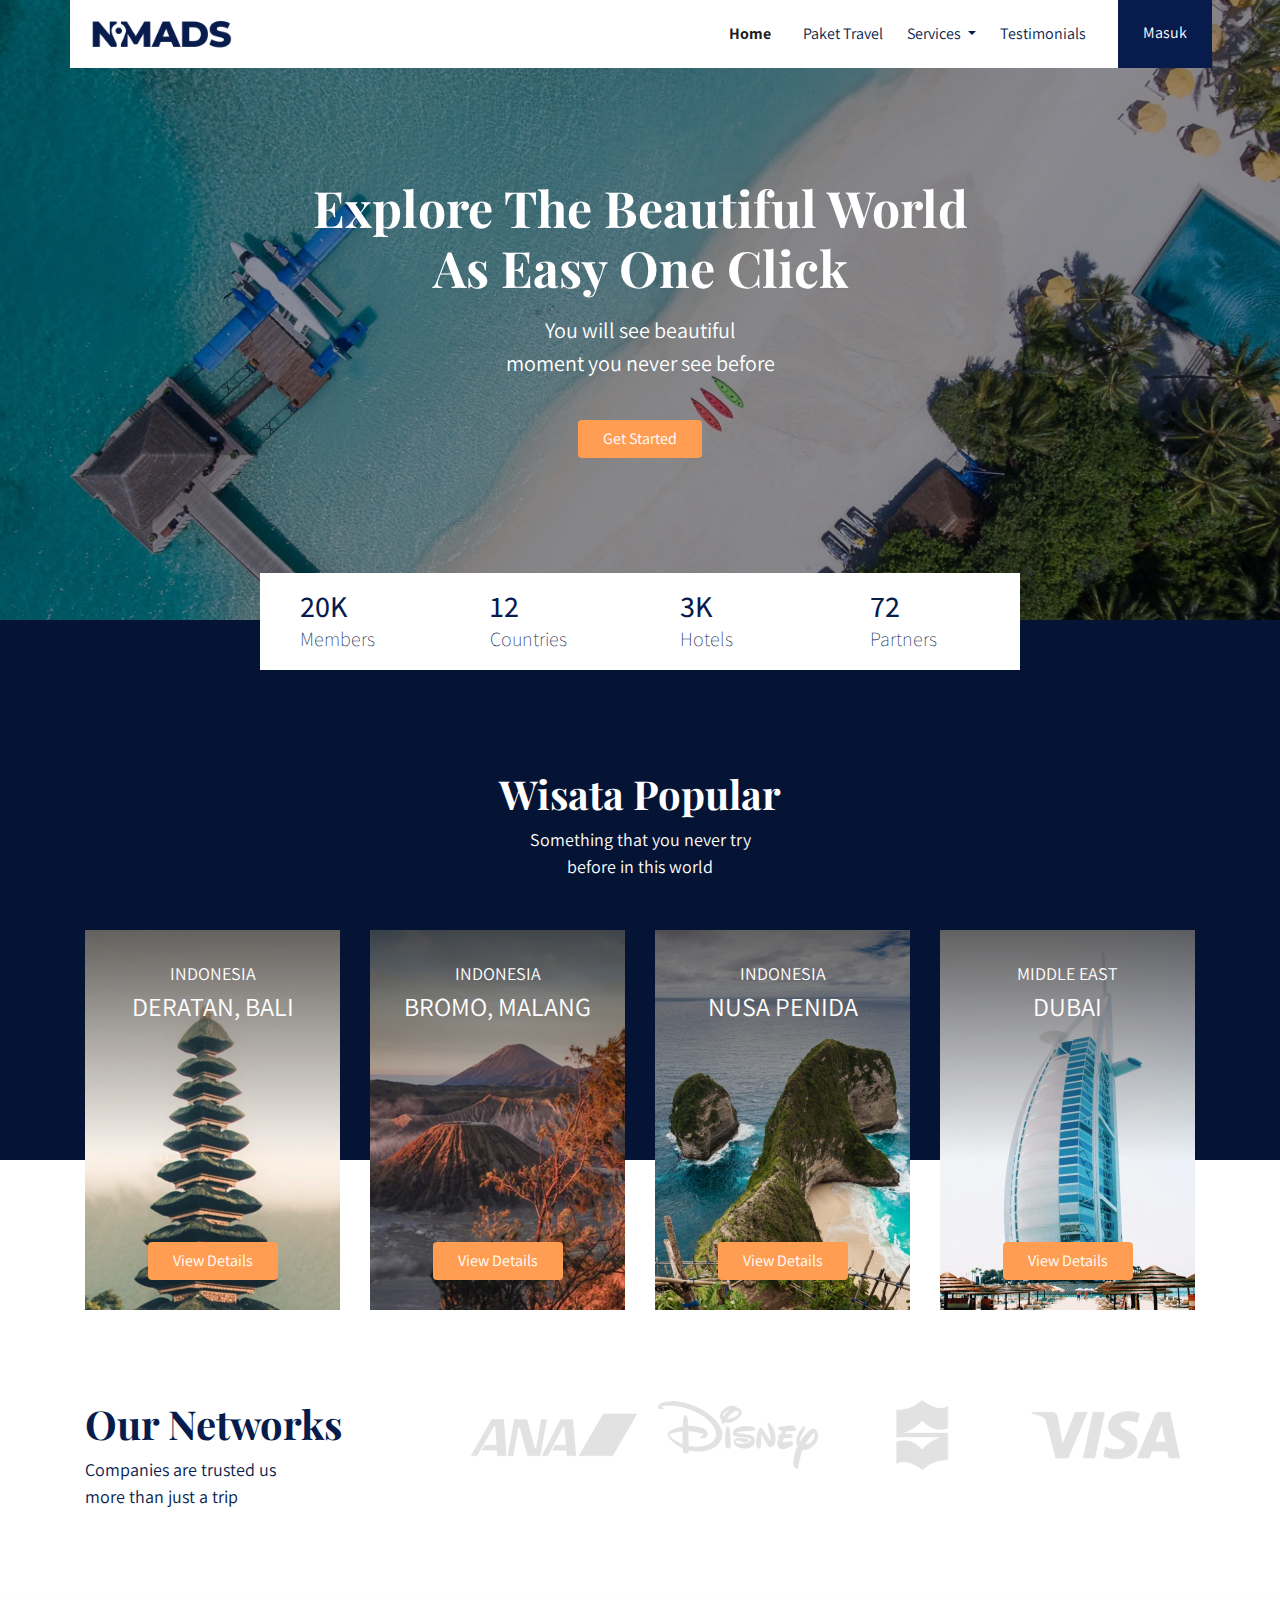
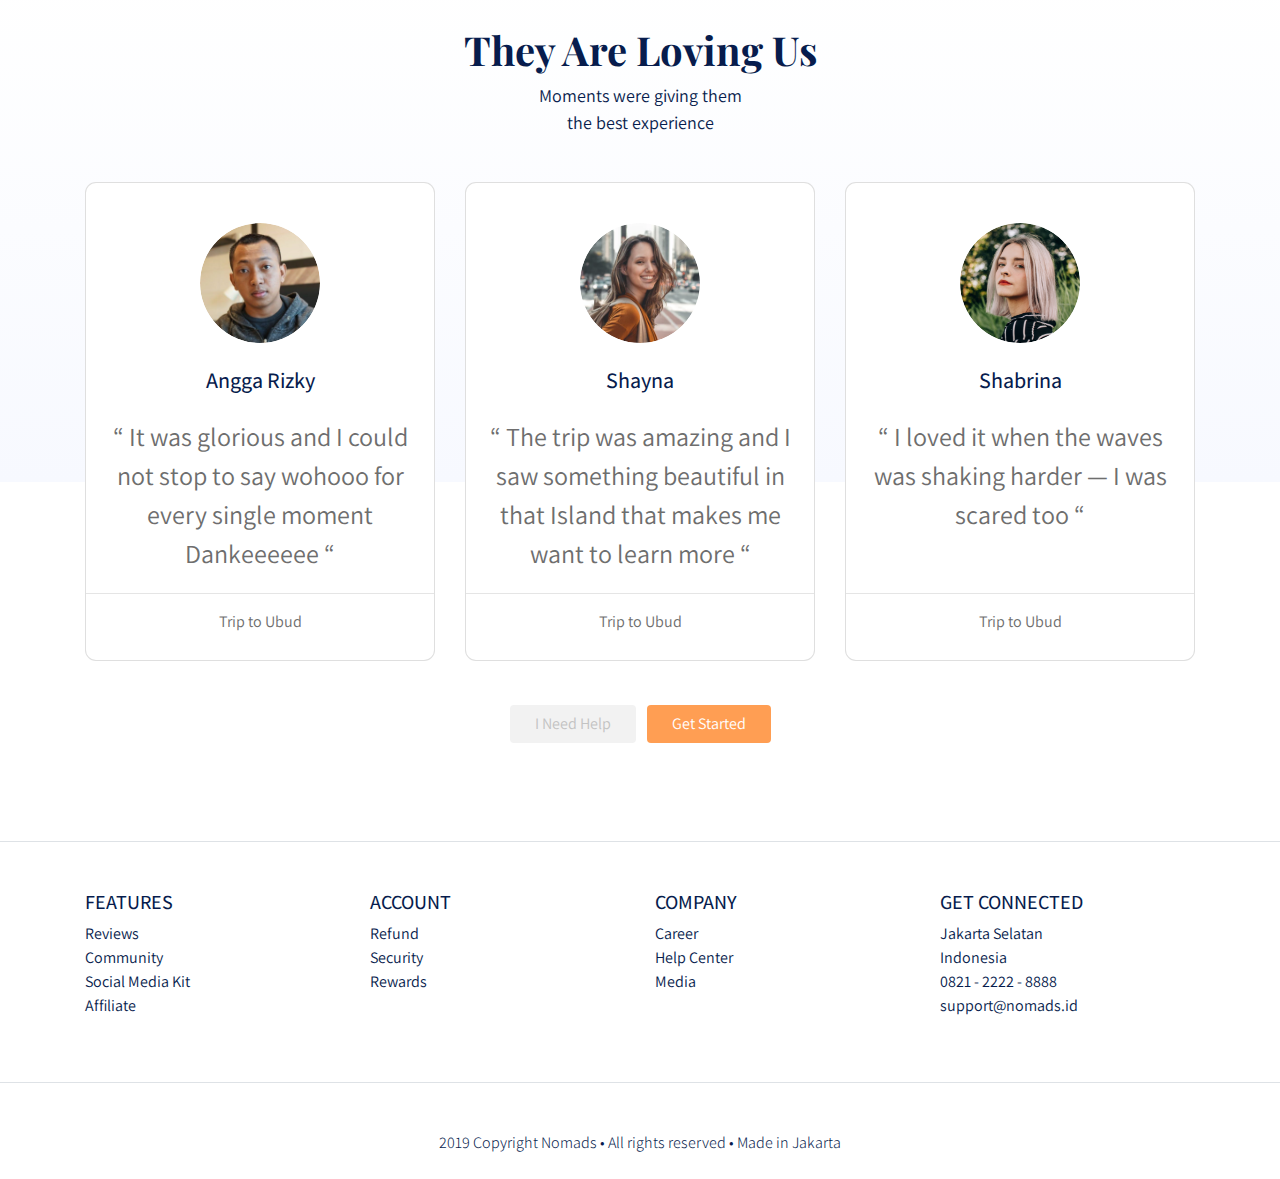
<file: index.html>
<!DOCTYPE html>
<html lang="en">
<head>
    <meta charset="UTF-8">
    <meta name="viewport" content="width=device-width, initial-scale=1.0">
    <title>NOMADS</title>

    <!-- Bootstrap -->
    <link rel="stylesheet" href="templates/bootstrap-4.6.0-dist/css/bootstrap.css">

    <!-- Google Font -->
    <link rel="preconnect" href="https://fonts.gstatic.com">
    <link href="https://fonts.googleapis.com/css2?family=Assistant:wght@200;300;400;500;600;700;800&family=Playfair+Display:ital,wght@0,400;0,500;0,600;0,700;0,800;0,900;1,400;1,500;1,600;1,700;1,800;1,900&display=swap" rel="stylesheet">

    <!-- SCSS -->
    <link rel="stylesheet" href="css/main.css">

</head>
<body>

    <!-- Navbar -->
    <div class="container">
        <nav class="row  navbar navbar-expand-lg  navbar-light bg-white">
            <a href="#" class="navbar-brand">
                <img src="img/logo_nomads@2x.png" alt="Logo NOMADS">
            </a>

            <button class="navbar-toggler navbar-toggler-right" type="button" data-toggle="collapse" data-target="#navb">    
                <spab class="navbar-toggler-icon"></spab>
            </button>

            <div class="collapse navbar-collapse" id="navb">
                <ul class="navbar-nav ml-auto mr-3">
                    <li class="nav-iterm mx-md-2">
                        <a href="#" class="nav-link active">Home</a>
                    </li>
                    <li class="nav-iterm mx-md-2">
                        <a href="#" class="nav-link">Paket Travel</a>
                    </li>
                    <li class="nav-item dropdown">
                        <a href="#" class="nav-link dropdown-toggle" id="navbardrop" data-toggle="dropdown" >
                            Services
                        </a>
                        <div class="dropdown-menu">
                            <a href="#" class="dropdown-item">Link</a>
                            <a href="#" class="dropdown-item">Link2</a>
                            <a href="#" class="dropdown-item">Link3</a>
                        </div>
                    </li>
                    <li class="nav-iterm mx-md-2">
                        <a href="#" class="nav-link">Testimonials</a>
                    </li>
                </ul>

                  <!-- Mobile Button -->
                  <form class="form-inline d-sm-block d-md-none">
                    <button class="btn btn-login my-2 my-sm-0">
                        Masuk
                    </button>
                </form>
                <!-- Mobile Button -->

                  <!-- Desktop Button -->
                  <form class="form-inline my-2 my-lg-0 d-none d-md-block">
                    <button class="btn btn-login btn-navbar-right my-2 my-sm-0 px-4">
                        Masuk
                    </button>
                </form>
                <!-- Desktop Button -->

            </div>
        </nav>
    </div>

    <!-- Header -->
    <header class="text-center">
        <h1>
            Explore The Beautiful World
            <br>
            As Easy One Click
        </h1>
        <p class="mt-3">
            You will see beautiful
            <br>
            moment you never see before
        </p>
        <a href="#" class="btn btn-get-started px-4 mt-4">Get Started</a>
    </header>

    <!-- Main Content-->
    <main>
        <div class="container">
            <section class="section-stats row justify-content-center" id="stats" >
                <div class="col-3 col-md-2 stats-detail">
                    <h2>20K</h2>
                    <p>Members</p>
                </div>
                <div class="col-3 col-md-2 stats-detail">
                    <h2>12</h2>
                    <p>Countries</p>
                </div>
                <div class="col-3 col-md-2 stats-detail">
                    <h2>3K</h2>
                    <p>Hotels</p>
                </div>
                <div class="col-3 col-md-2 stats-detail">
                    <h2>72</h2>
                    <p>Partners</p>
                </div>
            </section>
        </div>

        <div class="section-popular">
            <div class="container">
                <div class="row">
                    <div class="col text-center section-popular-heading">
                        <h2>Wisata Popular</h2>
                        <p>
                            Something that you never try
                            <br>
                            before in this world
                        </p>
                    </div>
                </div>
            </div>
        </div>

        <section class="section-popular-content" id="PopularContent">
            <div class="container">
                <div class="section-popular-travel row justify-content-center">
                    <div class="col-sm-6 col-md-4 col-lg-3">
                        <div class="card-travel text-center d-flex flex-column" style="background-image: url(/img/popular-1@2x.jpg);">
                            <div class="travel-country">INDONESIA</div>
                            <div class="travel-location">DERATAN, BALI</div>
                            <div class="travel-button mt-auto">
                                <a href="details.html" class="btn btn-travel-details px-4">View Details</a>
                            </div>
                        </div>
                    </div>
                    <div class="col-sm-6 col-md-4 col-lg-3">
                        <div class="card-travel text-center d-flex flex-column" style="background-image: url(/img/popular-2@2x.jpg);">
                            <div class="travel-country">INDONESIA</div>
                            <div class="travel-location">BROMO, MALANG</div>
                            <div class="travel-button mt-auto">
                                <a href="details.html" class="btn btn-travel-details px-4">View Details</a>
                            </div>
                        </div>
                    </div>
                    <div class="col-sm-6 col-md-4 col-lg-3">
                        <div class="card-travel text-center d-flex flex-column" style="background-image: url(/img/popular-3@2x.jpg);">
                            <div class="travel-country">INDONESIA</div>
                            <div class="travel-location">NUSA PENIDA</div>
                            <div class="travel-button mt-auto">
                                <a href="details.html" class="btn btn-travel-details px-4">View Details</a>
                            </div>
                        </div>
                    </div>
                    <div class="col-sm-6 col-md-4 col-lg-3">
                        <div class="card-travel text-center d-flex flex-column" style="background-image: url(/img/popular-4@2x.jpg);">
                            <div class="travel-country">MIDDLE EAST</div>
                            <div class="travel-location">DUBAI</div>
                            <div class="travel-button mt-auto">
                                <a href="details.html" class="btn btn-travel-details px-4">View Details</a>
                            </div>
                        </div>
                    </div>
                </div>
            </div>
        </section>

        <section class="section-networks" id="networks">
            <div class="container">
                <div class="row">
                    <div class="col-md-4">
                        <h2>Our Networks</h2>
                        <p>
                            Companies are trusted us
                            <br>
                            more than just a trip
                        </p>
                    </div>
                    <div class="col-md-8 text-center">
                        <img src="img/logos_partner.png" alt="Logo Partners" class="img-partners">
                    </div>
                </div>
            </div>
        </section>

        <section class="section-testimonials-heading" id="testimonialsheading">
            <div class="container">
                <div class="row">
                    <div class="col text-center">
                        <h2>They Are Loving Us</h2>
                        <p>
                            Moments were giving them
                            <br>
                            the best experience
                        </p>
                    </div>
                </div>
            </div>
        </section>

        <section class="section-testimonials-content" id="testimonilascontent">
            <div class="container">
                <div class="section-popular-travel row justify-content-center">
                    <div class="col-sm-6 col-md-6 col-lg-4">
                        <div class="card card-testimonials text-center">
                            <div class="testimonials-content">
                                <img src="img/profil-1.png" alt="foto profil" class="mb-4 rounded-circle">
                                <h3 class="mb-4">Angga Rizky</h3>
                                <p class="testimonials">
                                    “ It was glorious and I could not stop to say wohooo for every single moment Dankeeeeee “
                                </p>
                                <hr>
                                <p class="trip-to mt-2">
                                    Trip to Ubud
                                </p>
                            </div>
                        </div>
                    </div>
                    <div class="col-sm-6 col-md-6 col-lg-4">
                        <div class="card card-testimonials text-center">
                            <div class="testimonials-content">
                                <img src="img/profil-2.png" alt="foto profil" class="mb-4 rounded-circle"/>
                                <h3 class="mb-4">Shayna</h3>
                                <p class="testimonials">
                                    “ The trip was amazing and
                                    I saw something beautiful in that Island that makes me want to learn more “
                                </p>
                                <hr>
                                <p class="trip-to mt-2">
                                    Trip to Ubud
                                </p>
                            </div>
                        </div>
                    </div>
                    <div class="col-sm-6 col-md-6 col-lg-4">
                        <div class="card card-testimonials text-center">
                            <div class="testimonials-content">
                                <img src="img/profil-3.png" alt="foto profil" class="mb-4 rounded-circle">
                                <h3 class="mb-4">Shabrina</h3>
                                <p class="testimonials">
                                    “ I loved it when the waves
                                    was shaking harder — I was
                                    scared too “
                                </p>
                                <hr>
                                <p class="trip-to mt-2">
                                    Trip to Ubud
                                </p>
                            </div>
                        </div>
                    </div>
                </div>

                <div class="row">
                    <div class="col-12 text-center">
                        <a href="#" class="btn btn-need-help px-4 mt-4 mx-1">
                            I Need Help
                        </a>
                        <a href="" class="btn btn-get-started px-4 mt-4 mx-1">Get Started</a>
                    </div>
                </div>
            </div>
        </section>
        
    </main>

    <footer class="section-footer mt-5 mb-4 border-top">
        <div class="container pt-5 pb-5">
            <div class="row justify-content-center">
                <div class="col-12">
                    <div class="row">
                        <div class="col-12 col-lg-3">
                            <h5>FEATURES</h5>
                            <ul class="list-unstyled">
                                <li><a href="#">Reviews</a></li>
                                <li><a href="#">Community</a></li>
                                <li><a href="#">Social Media Kit</a></li>
                                <li><a href="#">Affiliate</a></li>
                            </ul>
                        </div>
                        <div class="col-12 col-lg-3">
                            <h5>ACCOUNT</h5>
                            <ul class="list-unstyled">
                                <li><a href="#">Refund</a></li>
                                <li><a href="#">Security</a></li>
                                <li><a href="#">Rewards</a></li>
                            </ul>
                        </div>
                        <div class="col-12 col-lg-3">
                            <h5>COMPANY</h5>
                            <ul class="list-unstyled">
                                <li><a href="#">Career</a></li>
                                <li><a href="#">Help Center</a></li>
                                <li><a href="#">Media</a></li>
                            </ul>
                        </div>
                        <div class="col-12 col-lg-3">
                            <h5>GET CONNECTED</h5>
                            <ul class="list-unstyled">
                                <li><a href="#">Jakarta Selatan</a></li>
                                <li><a href="#">Indonesia</a></li>
                                <li><a href="#">0821 - 2222 - 8888</a></li>
                                <li><a href="#">support@nomads.id</a></li>
                            </ul>
                        </div>
                    </div>
                </div>
            </div>
        </div>
        <div class="container-fluid">
            <div class="row border-top justify-content-center align-items-center pt-4">
                <div class="col-auto text-gray-500 font-weight-light pt-4">2019 Copyright Nomads • All rights reserved • Made in Jakarta</div>
            </div>
        </div>
    </footer>



    <!-- Jquery and JavaScripts -->
    <script src="templates/jquery-3.5.1/jquery-3.5.1.min.js"></script>
    <script src="templates/bootstrap-4.6.0-dist/js/bootstrap.js"></script>
    <script src="templates/retina_js/retina.min.js"></script>
    
</body>
</html>
</file>
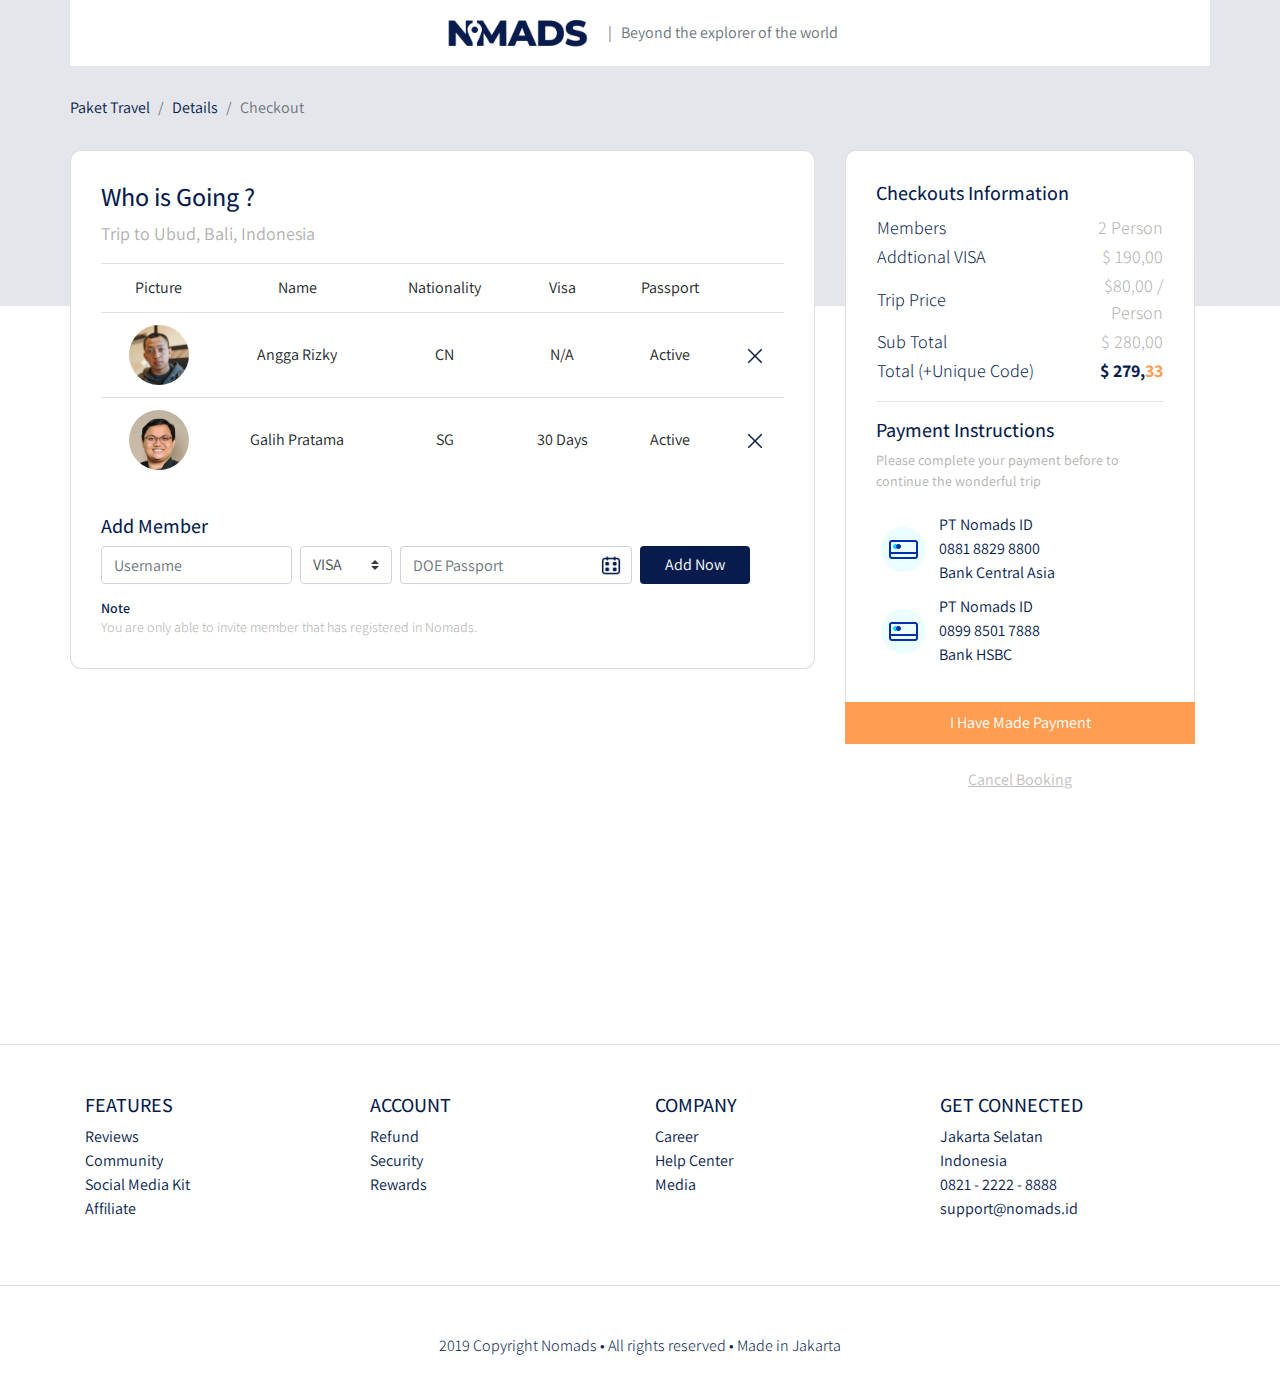
<file: checkout.html>
<!DOCTYPE html>
<html lang="en">
<head>
    <meta charset="UTF-8">
    <meta name="viewport" content="width=device-width, initial-scale=1.0">
    <title>NOMADS</title>

    <!-- Bootstrap -->
    <link rel="stylesheet" href="templates/bootstrap-4.6.0-dist/css/bootstrap.css">

    <!-- XZOOM -->
    <link rel="stylesheet" href="templates/xzoom/xzoom.css">

    <!-- Gjigo -->
    <link rel="stylesheet" href="templates/combined/css/gijgo.min.css">

    <!-- Google Font -->
    <link rel="preconnect" href="https://fonts.gstatic.com">
    <link href="https://fonts.googleapis.com/css2?family=Assistant:wght@200;300;400;500;600;700;800&family=Playfair+Display:ital,wght@0,400;0,500;0,600;0,700;0,800;0,900;1,400;1,500;1,600;1,700;1,800;1,900&display=swap" rel="stylesheet">

    <!-- SCSS -->
    <link rel="stylesheet" href="css/main.css">

</head>
<body>

    <!-- Navbar -->
    <div class="container">
        <nav class="row  navbar navbar-expand-lg  navbar-light bg-white">
           <div class="navbar-nav ml-auto mr-auto mr-sm-auto mr-lg-0 mr-md-auto">
               <a href="index.html" class="navbar-brand">
                   <img src="img/logo_nomads.png" >
               </a>
           </div>
           <ul class="navbar-nav mr-auto d-none d-lg-block">
               <li>
                   <span class="text-muted">
                       | &nbsp; Beyond the explorer of the world
                   </span>
               </li>
           </ul>
        </nav>
    </div>

    <main>
        <section class="section-details-header"></section>
        <section class="section-details-content">
            <div class="container">
                <div class="row">
                    <div class="col p-0">
                        <nav>
                            <ol class="breadcrumb">
                                <li class="breadcrumb-item">
                                    Paket Travel
                                </li>
                                <li class="breadcrumb-item">
                                    Details
                                </li>
                                <li class="breadcrumb-item active">
                                    Checkout
                                </li>
                            </ol>
                        </nav>
                    </div>
                </div>
                <div class="row">
                    <div class="col-lg-8 pl-lg-0">
                        <div class="card card-details">
                            <h1>Who is Going ?</h1>
                            <p>Trip to Ubud, Bali, Indonesia</p>
                            <div class="attendee">
                                <table class="table table-responsive-sm text-center">
                                    <thead>
                                        <tr>
                                            <td>Picture</td>
                                            <td>Name</td>
                                            <td>Nationality</td>
                                            <td>Visa</td>
                                            <td>Passport</td>
                                            <td></td>
                                        </tr>
                                    </thead>
                                    <tbody>
                                        <tr>
                                            <td>
                                                <img src="img/check-1.png" height="60">
                                            </td>
                                            <td class="align-middle">
                                                Angga Rizky
                                            </td>
                                            <td class="align-middle">
                                                CN
                                            </td>
                                            <td class="align-middle">
                                                N/A
                                            </td>
                                            <td class="align-middle">
                                                Active
                                            </td>
                                            <td class="align-middle">
                                                <a href="#">
                                                    <img src="img/ic_remove.png" alt="">
                                                </a>
                                            </td>
                                        </tr>
                                        <tr>
                                            <td>
                                                <img src="img/check-2.png" height="60">
                                            </td>
                                            <td class="align-middle">
                                                Galih Pratama
                                            </td>
                                            <td class="align-middle">
                                                SG
                                            </td>
                                            <td class="align-middle">
                                                30 Days
                                            </td>
                                            <td class="align-middle">
                                                Active
                                            </td>
                                            <td class="align-middle">
                                                <a href="#">
                                                    <img src="img/ic_remove.png" alt="">
                                                </a>
                                            </td>
                                        </tr>
                                    </tbody>
                                </table>
                            </div>
                            <div class="member mt-3">
                                <h2>Add Member</h2>
                                <form action="" class="form-inline">
                                    <label for="inputUsername" class="sr-only">Name</label>
                                    <input type="text" class="form-control mb-2 mr-sm-2" id="inputUsername" placeholder="Username" name="inputUsername">
                                    <label for="inputVisa" class="sr-only">Visa</label>
                                    <select name="inputVisa" id="inputVisa" class="custom-select mb-2 mr-sm-2">
                                        <option value="VISA" selected>VISA</option>
                                        <option value="30 days">30 days</option>
                                        <option value="N/A">N/A</option>
                                    </select>
                                   <label for="doePassport" class="sr-only">DOE Passport</label>
                                    <div class="input-group mb-2 mr-sm-2">
                                        <input type="text" class="form-control datepicker" id="doePassport" placeholder="DOE Passport">
                                    </div>

                                    <button class="btn btn-add-now mb-2 px-4">Add Now</button>
                                </form>
                                <h3 class="mt-2 mb-0">Note</h3>
                                <p class="disclaimer mb-0">
                                    You are only able to invite member that has registered in Nomads.
                                </p>
                            </div>
                        </div>
                    </div>
                    <div class="col-lg-4">
                        <div class="card card-details card-right">
                            <h2>Checkouts Information</h2>
                            <table class="trip-information">
                                <tr>
                                    <th width="50%">Members</th>
                                    <td width="50%" class="text-right">2 Person</td>
                                </tr>
                                <tr>
                                    <th width="50%">Addtional VISA</th>
                                    <td width="50%" class="text-right">$ 190,00</td>
                                </tr>
                                <tr>
                                    <th width="50%">Trip Price</th>
                                    <td width="50%" class="text-right">$80,00 / Person</td>
                                </tr>
                                <tr>
                                    <th width="50%">Sub Total</th>
                                    <td width="50%" class="text-right">$ 280,00</td>
                                </tr>
                                <tr>
                                    <th width="60%">Total (+Unique Code)</th>
                                    <td width="40%" class="text-right tebal">$ 279,<span>33</span></td>
                                </tr>
                            </table>
                            <hr>
                            <h2>Payment Instructions</h2>
                            <p class="style">
                                Please complete your payment before to 
                                <br>
                                continue the wonderful trip
                            </p>
                           <table class="payment-information" cellpadding="5">
                               <tr>
                                   <td class="align-middle" width="20%"><img src="img/ic_bank.png"></td>
                                   <td class="align-middle" width="80%">PT Nomads ID <br>0881 8829 8800 <br>Bank Central Asia</td>
                               </tr>
                               <tr>
                                <td class="align-middle" width="20%"><img src="img/ic_bank.png"></td>
                                <td class="align-middle" width="80%">PT Nomads ID <br>0899 8501 7888 <br>Bank HSBC</td>
                            </tr>
                           </table>
                        </div>
                        <div class="join-container">
                            <a href="success.html" class="btn btn-block btn-join-now mt-3 py-2">I Have Made Payment</a>
                        </div>
                        <div class="text-center mt-4 cancel">
                            <a href="details.html">Cancel Booking</a>
                        </div>
                    </div>
                </div>
            </div>
        </section>
    </main>

    <footer class="section-footer mt-5 mb-4 border-top">
        <div class="container pt-5 pb-5">
            <div class="row justify-content-center">
                <div class="col-12">
                    <div class="row">
                        <div class="col-12 col-lg-3">
                            <h5>FEATURES</h5>
                            <ul class="list-unstyled">
                                <li><a href="#">Reviews</a></li>
                                <li><a href="#">Community</a></li>
                                <li><a href="#">Social Media Kit</a></li>
                                <li><a href="#">Affiliate</a></li>
                            </ul>
                        </div>
                        <div class="col-12 col-lg-3">
                            <h5>ACCOUNT</h5>
                            <ul class="list-unstyled">
                                <li><a href="#">Refund</a></li>
                                <li><a href="#">Security</a></li>
                                <li><a href="#">Rewards</a></li>
                            </ul>
                        </div>
                        <div class="col-12 col-lg-3">
                            <h5>COMPANY</h5>
                            <ul class="list-unstyled">
                                <li><a href="#">Career</a></li>
                                <li><a href="#">Help Center</a></li>
                                <li><a href="#">Media</a></li>
                            </ul>
                        </div>
                        <div class="col-12 col-lg-3">
                            <h5>GET CONNECTED</h5>
                            <ul class="list-unstyled">
                                <li><a href="#">Jakarta Selatan</a></li>
                                <li><a href="#">Indonesia</a></li>
                                <li><a href="#">0821 - 2222 - 8888</a></li>
                                <li><a href="#">support@nomads.id</a></li>
                            </ul>
                        </div>
                    </div>
                </div>
            </div>
        </div>
        <div class="container-fluid">
            <div class="row border-top justify-content-center align-items-center pt-4">
                <div class="col-auto text-gray-500 font-weight-light pt-4">2019 Copyright Nomads • All rights reserved • Made in Jakarta</div>
            </div>
        </div>
    </footer>



    <!-- Jquery and JavaScripts -->
    <script src="templates/jquery-3.5.1/jquery-3.5.1.min.js"></script>
    <script src="templates/bootstrap-4.6.0-dist/js/bootstrap.js"></script>
    <script src="templates/retina_js/retina.min.js"></script>
    <script src="templates/xzoom/xzoom.min.js"></script>
    <script src="templates/combined/js/gijgo.min.js"></script>
    <script>
        $(document).ready(function(){
            $(' .xzoom, .xzoom-gallery').xzoom({
                zoomWidth: 500,
                title: false,
                tint: '#333',
                Xoffset: 15
            });

            $('.datepicker').datepicker({
                uiLibrary: 'bootstrap4',
                icons: {
                    rightIcon: '<img src="img/ic_doe.png" />'
                }
            });
        });
    </script>
    
</body>
</html>
</file>
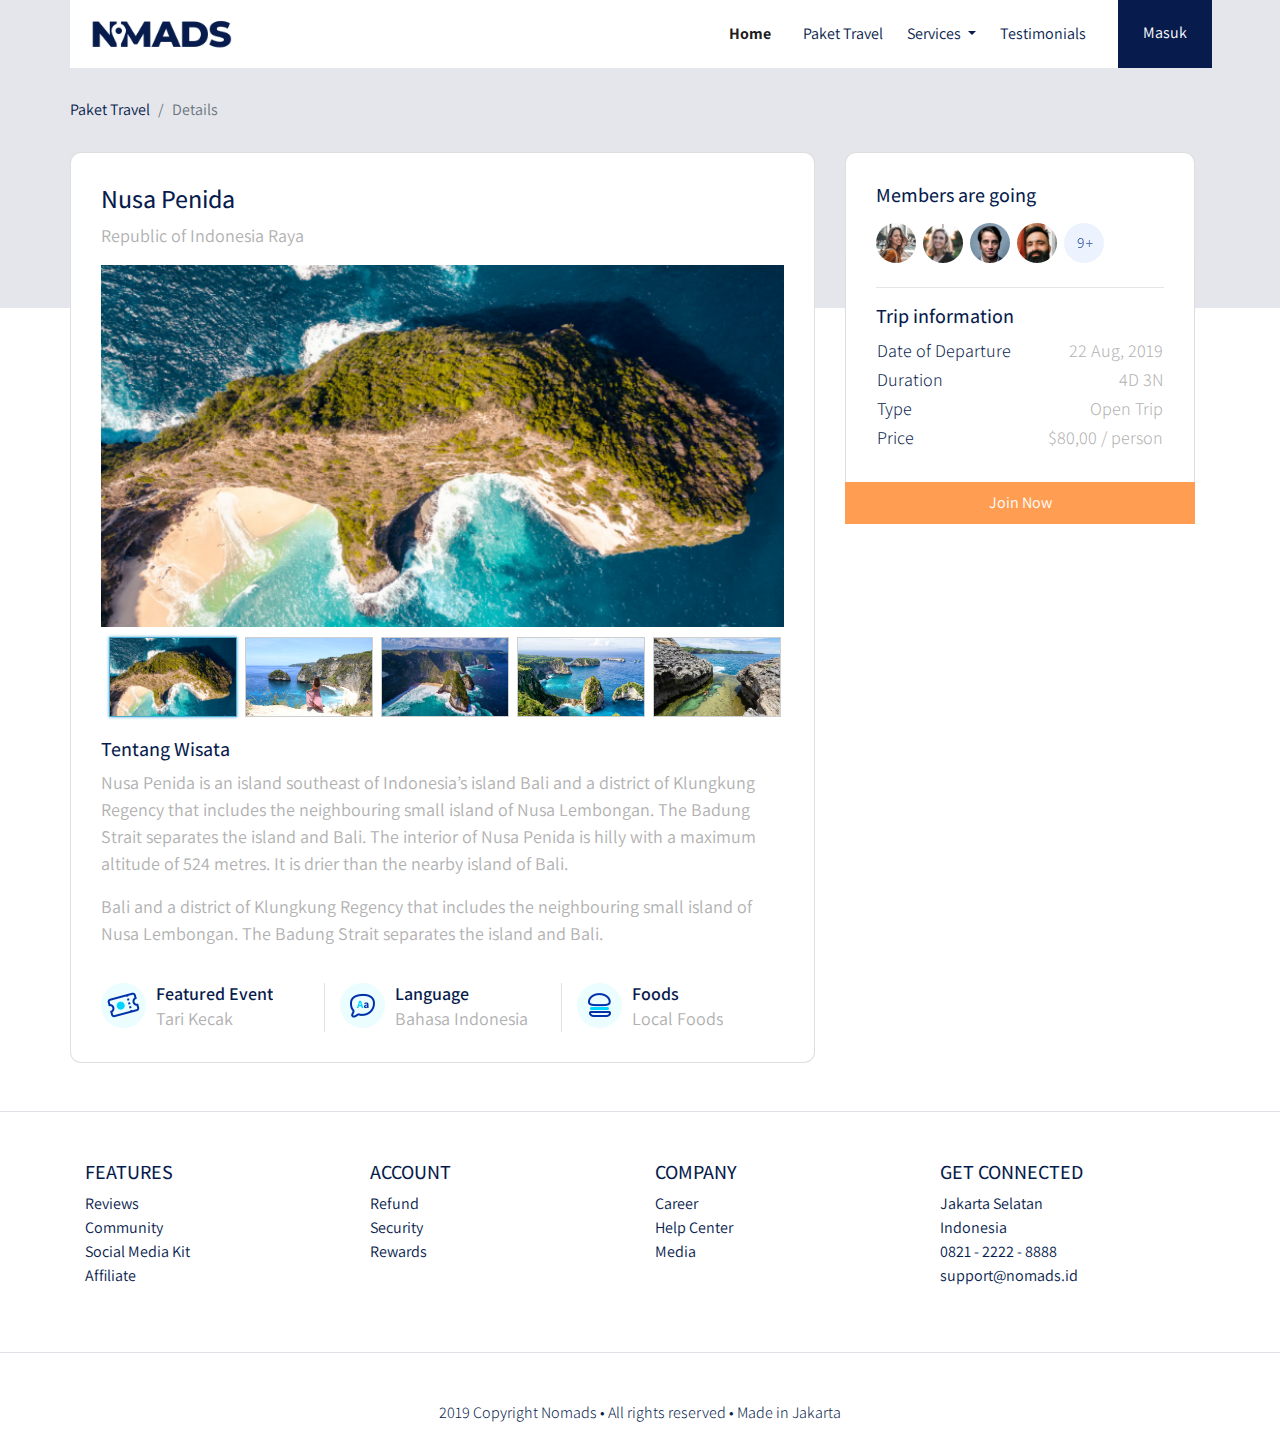
<file: details.html>
<!DOCTYPE html>
<html lang="en">
<head>
    <meta charset="UTF-8">
    <meta name="viewport" content="width=device-width, initial-scale=1.0">
    <title>NOMADS</title>

    <!-- Bootstrap -->
    <link rel="stylesheet" href="templates/bootstrap-4.6.0-dist/css/bootstrap.css">

    <!-- XZOOM -->
    <link rel="stylesheet" href="templates/xzoom/xzoom.css">

    <!-- Google Font -->
    <link rel="preconnect" href="https://fonts.gstatic.com">
    <link href="https://fonts.googleapis.com/css2?family=Assistant:wght@200;300;400;500;600;700;800&family=Playfair+Display:ital,wght@0,400;0,500;0,600;0,700;0,800;0,900;1,400;1,500;1,600;1,700;1,800;1,900&display=swap" rel="stylesheet">

    <!-- SCSS -->
    <link rel="stylesheet" href="css/main.css">

</head>
<body>

    <!-- Navbar -->
    <div class="container">
        <nav class="row  navbar navbar-expand-lg  navbar-light bg-white">
            <a href="#" class="navbar-brand">
                <img src="img/logo_nomads@2x.png" alt="Logo NOMADS">
            </a>

            <button class="navbar-toggler navbar-toggler-right" type="button" data-toggle="collapse" data-target="#navb">    
                <spab class="navbar-toggler-icon"></spab>
            </button>

            <div class="collapse navbar-collapse" id="navb">
                <ul class="navbar-nav ml-auto mr-3">
                    <li class="nav-iterm mx-md-2">
                        <a href="#" class="nav-link active">Home</a>
                    </li>
                    <li class="nav-iterm mx-md-2">
                        <a href="#" class="nav-link">Paket Travel</a>
                    </li>
                    <li class="nav-item dropdown">
                        <a href="#" class="nav-link dropdown-toggle" id="navbardrop" data-toggle="dropdown" >
                            Services
                        </a>
                        <div class="dropdown-menu">
                            <a href="#" class="dropdown-item">Link</a>
                            <a href="#" class="dropdown-item">Link2</a>
                            <a href="#" class="dropdown-item">Link3</a>
                        </div>
                    </li>
                    <li class="nav-iterm mx-md-2">
                        <a href="#" class="nav-link">Testimonials</a>
                    </li>
                </ul>

                  <!-- Mobile Button -->
                  <form class="form-inline d-sm-block d-md-none">
                    <button class="btn btn-login my-2 my-sm-0">
                        Masuk
                    </button>
                </form>
                <!-- Mobile Button -->

                  <!-- Desktop Button -->
                  <form class="form-inline my-2 my-lg-0 d-none d-md-block">
                    <button class="btn btn-login btn-navbar-right my-2 my-sm-0 px-4">
                        Masuk
                    </button>
                </form>
                <!-- Desktop Button -->

            </div>
        </nav>
    </div>

    <main>
        <section class="section-details-header"></section>
        <section class="section-details-content">
            <div class="container">
                <div class="row">
                    <div class="col p-0">
                        <nav>
                            <ol class="breadcrumb">
                                <li class="breadcrumb-item">
                                    Paket Travel
                                </li>
                                <li class="breadcrumb-item active">
                                    Details
                                </li>
                            </ol>
                        </nav>
                    </div>
                </div>
                <div class="row">
                    <div class="col-lg-8 pl-lg-0">
                        <div class="card card-details">
                            <h1>Nusa Penida</h1>
                            <p>Republic of Indonesia Raya</p>
                            <div class="gallery">
                                <div class="xzoom-container">
                                    <img src="img/gallery-1.png" class="xzoom" id="xzoom-default" xoriginal="img/gallery-1.png">
                                </div>
                                <div class="xzoom-thumbs">
                                    <a href="img/gallery-1.png">
                                    <img src="img/gallery-1.png" class="xzoom-gallery" width="128" height="80" xpreview="img/gallery-1.png">
                                    </a>
                                    <a href="img/gallery-2.png">
                                        <img src="img/gallery-2.png" class="xzoom-gallery" width="128" height="80" xpreview="img/gallery-2.png">
                                    </a>
                                    <a href="img/gallery-3.jpg">
                                        <img src="img/gallery-3.jpg" class="xzoom-gallery" width="128" height="80" xpreview="img/gallery-3.jpg">
                                    </a>
                                    <a href="img/gallery-4.jpg">
                                        <img src="img/gallery-4.jpg" class="xzoom-gallery" width="128" height="80" xpreview="img/gallery-4.jpg">
                                    </a>
                                    <a href="img/gallery-5.jpg">
                                        <img src="img/gallery-5.jpg" class="xzoom-gallery" width="128" height="80" xpreview="img/gallery-5.jpg">
                                    </a>
                                </div>
                            </div>
                            <h2>Tentang Wisata</h2>
                            <p>Nusa Penida is an island southeast of Indonesia’s island Bali and a district of Klungkung 
                                Regency that includes the neighbouring small island of Nusa Lembongan. The Badung 
                                Strait separates the island and Bali. The interior of Nusa Penida is hilly with a maximum 
                                altitude of 524 metres. It is drier than the nearby island of Bali.
                            </p>
                            <p>Bali and a district of Klungkung Regency that includes the neighbouring small island of 
                                Nusa Lembongan. The Badung Strait separates the island and Bali.
                            </p>
                            <div class="features row">
                                <div class="col-md-4">
                                    <img src="img/ic_event.png" alt="" class="features-image">
                                    <div class="description">
                                        <h3>Featured Event</h3>
                                        <p>Tari Kecak</p>
                                    </div>
                                </div>
                                <div class="col-md-4 border-left">
                                    <img src="img/ic_bahasa.png" alt="" class="features-image">
                                    <div class="description">
                                        <h3>Language</h3>
                                        <p>Bahasa Indonesia</p>
                                    </div>
                                </div>
                                <div class="col-md-4 border-left">
                                    <img src="img/ic_foods.png" alt="" class="features-image">
                                    <div class="description">
                                        <h3>Foods</h3>
                                        <p>Local Foods</p>
                                    </div>
                                </div>
                            </div>
                        </div>
                    </div>
                    <div class="col-lg-4">
                        <div class="card card-details card-right">
                            <h2>Members are going</h2>
                            <div class="members my-2">
                                <img src="img/member-1.png" alt="" class="member-image mr-1">
                                <img src="img/member-2.png" alt="" class="member-image mr-1">
                                <img src="img/member-3.png" alt="" class="member-image mr-1">
                                <img src="img/member-4.png" alt="" class="member-image mr-1">
                                <img src="img/member-5.png" alt="" class="member-image mr-1">
                            </div>
                            <hr>
                            <h2>Trip information</h2>
                            <table class="trip-information">
                                <tr>
                                    <th width="50%">Date of Departure</th>
                                    <td width="50%" class="text-right">22 Aug, 2019</td>
                                </tr>
                                <tr>
                                    <th width="50%">Duration</th>
                                    <td width="50%" class="text-right">4D 3N</td>
                                </tr>
                                <tr>
                                    <th width="50%">Type</th>
                                    <td width="50%" class="text-right">Open Trip</td>
                                </tr>
                                <tr>
                                    <th width="50%">Price</th>
                                    <td width="50%" class="text-right">$80,00 / person</td>
                                </tr>
                            </table>
                        </div>
                        <div class="join-container">
                            <a href="checkout.html" class="btn btn-block btn-join-now mt-3 py-2">Join Now</a>
                        </div>
                    </div>
                </div>
            </div>
        </section>
    </main>

    <footer class="section-footer mt-5 mb-4 border-top">
        <div class="container pt-5 pb-5">
            <div class="row justify-content-center">
                <div class="col-12">
                    <div class="row">
                        <div class="col-12 col-lg-3">
                            <h5>FEATURES</h5>
                            <ul class="list-unstyled">
                                <li><a href="#">Reviews</a></li>
                                <li><a href="#">Community</a></li>
                                <li><a href="#">Social Media Kit</a></li>
                                <li><a href="#">Affiliate</a></li>
                            </ul>
                        </div>
                        <div class="col-12 col-lg-3">
                            <h5>ACCOUNT</h5>
                            <ul class="list-unstyled">
                                <li><a href="#">Refund</a></li>
                                <li><a href="#">Security</a></li>
                                <li><a href="#">Rewards</a></li>
                            </ul>
                        </div>
                        <div class="col-12 col-lg-3">
                            <h5>COMPANY</h5>
                            <ul class="list-unstyled">
                                <li><a href="#">Career</a></li>
                                <li><a href="#">Help Center</a></li>
                                <li><a href="#">Media</a></li>
                            </ul>
                        </div>
                        <div class="col-12 col-lg-3">
                            <h5>GET CONNECTED</h5>
                            <ul class="list-unstyled">
                                <li><a href="#">Jakarta Selatan</a></li>
                                <li><a href="#">Indonesia</a></li>
                                <li><a href="#">0821 - 2222 - 8888</a></li>
                                <li><a href="#">support@nomads.id</a></li>
                            </ul>
                        </div>
                    </div>
                </div>
            </div>
        </div>
        <div class="container-fluid">
            <div class="row border-top justify-content-center align-items-center pt-4">
                <div class="col-auto text-gray-500 font-weight-light pt-4">2019 Copyright Nomads • All rights reserved • Made in Jakarta</div>
            </div>
        </div>
    </footer>



    <!-- Jquery and JavaScripts -->
    <script src="templates/jquery-3.5.1/jquery-3.5.1.min.js"></script>
    <script src="templates/bootstrap-4.6.0-dist/js/bootstrap.js"></script>
    <script src="templates/retina_js/retina.min.js"></script>
    <script src="templates/xzoom/xzoom.min.js"></script>

    <script>
        $(document).ready(function(){
            $(' .xzoom, .xzoom-gallery').xzoom({
                zoomWidth: 500,
                title: false,
                tint: '#333',
                Xoffset: 15
            });
        });
    </script>
    
</body>
</html>
</file>
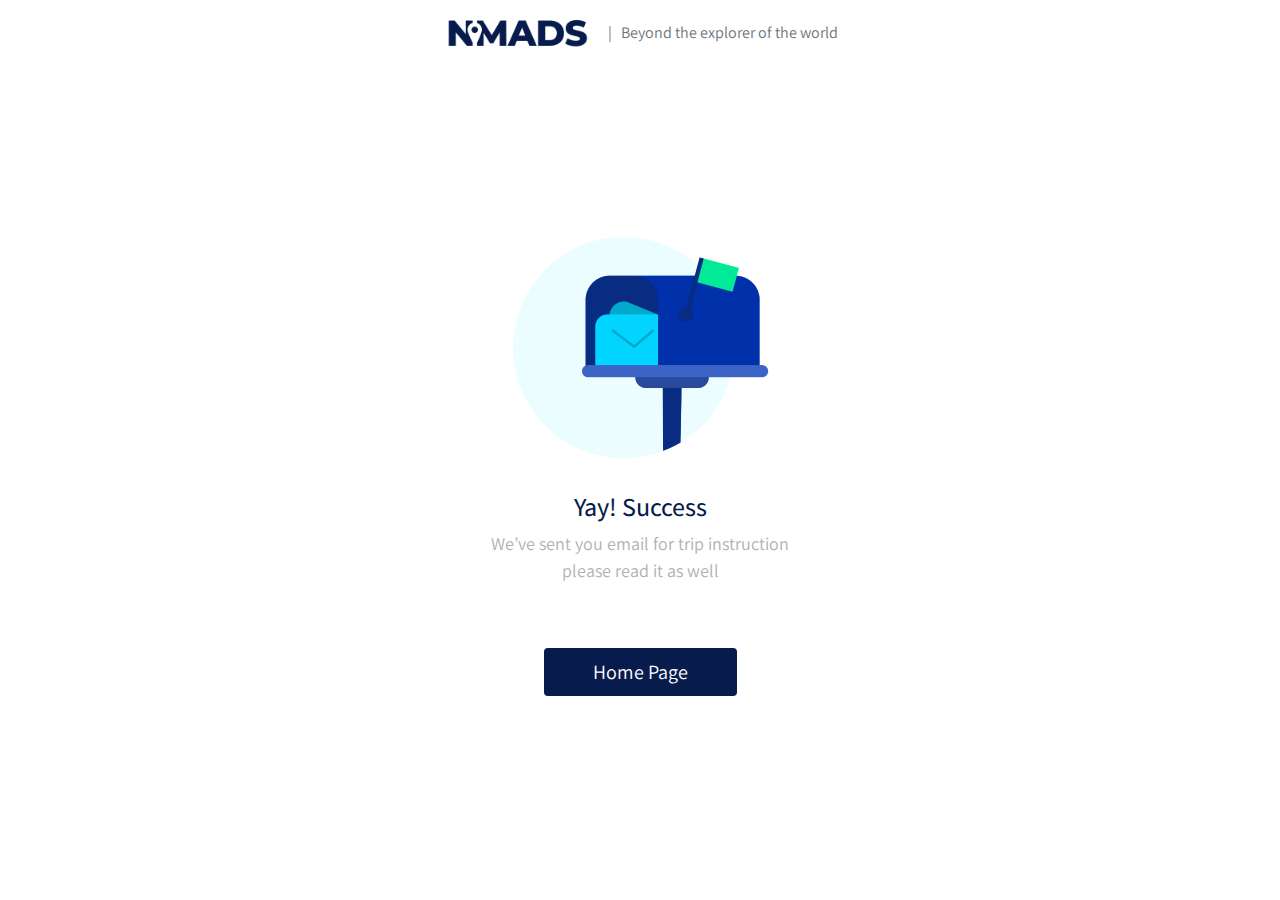
<file: success.html>
<!DOCTYPE html>
<html lang="en">
<head>
    <meta charset="UTF-8">
    <meta name="viewport" content="width=device-width, initial-scale=1.0">
    <title>NOMADS</title>

    <!-- Bootstrap -->
    <link rel="stylesheet" href="templates/bootstrap-4.6.0-dist/css/bootstrap.css">

    <!-- XZOOM -->
    <link rel="stylesheet" href="templates/xzoom/xzoom.css">

    <!-- Gjigo -->
    <link rel="stylesheet" href="templates/combined/css/gijgo.min.css">

    <!-- Google Font -->
    <link rel="preconnect" href="https://fonts.gstatic.com">
    <link href="https://fonts.googleapis.com/css2?family=Assistant:wght@200;300;400;500;600;700;800&family=Playfair+Display:ital,wght@0,400;0,500;0,600;0,700;0,800;0,900;1,400;1,500;1,600;1,700;1,800;1,900&display=swap" rel="stylesheet">

    <!-- SCSS -->
    <link rel="stylesheet" href="css/main.css">

</head>
<body>

    <!-- Navbar -->
    <div class="container">
        <nav class="row  navbar navbar-expand-lg  navbar-light bg-white">
           <div class="navbar-nav ml-auto mr-auto mr-sm-auto mr-lg-0 mr-md-auto">
               <a href="index.html" class="navbar-brand">
                   <img src="img/logo_nomads.png" >
               </a>
           </div>
           <ul class="navbar-nav mr-auto d-none d-lg-block">
               <li>
                   <span class="text-muted">
                       | &nbsp; Beyond the explorer of the world
                   </span>
               </li>
           </ul>
        </nav>
    </div>

    <main>
     <div class="container">
         <div class="succes-content mt-sm-5 text-center align-content-center">
             <img src="img/ic_mail@2x.png" alt="Email">
             <h2>Yay! Success</h2>
             <p>
                 We’ve sent you email for trip instruction 
                 <br>
                please read it as well
            </p>
                <a href="index.html" class="btn btn-home mt-5 px-5 py-2">Home Page</a>
         </div>
         
     </div>   
    </main>




    <!-- Jquery and JavaScripts -->
    <script src="templates/jquery-3.5.1/jquery-3.5.1.min.js"></script>
    <script src="templates/bootstrap-4.6.0-dist/js/bootstrap.js"></script>
    <script src="templates/retina_js/retina.min.js"></script>
    <script src="templates/xzoom/xzoom.min.js"></script>
    <script src="templates/combined/js/gijgo.min.js"></script>
    <script>
        $(document).ready(function(){
            $(' .xzoom, .xzoom-gallery').xzoom({
                zoomWidth: 500,
                title: false,
                tint: '#333',
                Xoffset: 15
            });

            $('.datepicker').datepicker({
                uiLibrary: 'bootstrap4',
                icons: {
                    rightIcon: '<img src="img/ic_doe.png" />'
                }
            });
        });
    </script>
    
</body>
</html>
</file>
<file: css/main.css>
body {
  background-color: #fff;
  font-family: 'Assistant', sans-serif;
  color: #071C4D;
}

.navbar-brand img {
  max-height: 40px;
}

.navbar-light .navbar-nav .nav-link {
  color: #071C4D;
}

.navbar-light .navbar-nav .nav-link.active {
  font-weight: bold;
}

.btn-navbar-right {
  margin-top: -10px !important;
  margin-bottom: -8px !important;
  margin-right: -18px;
  height: 70px;
  border-radius: 0;
}

.btn-login {
  background-color: #071C4D;
  color: #fff;
}

.btn-login:hover {
  background-color: #1e3771;
  color: #fff;
}

header {
  padding: 180px 0px 165px;
  margin-top: -70px;
  background-image: url("../img/Bannerx2.jpg");
  background-size: cover;
}

header h1, header p {
  color: #fff;
}

header h1 {
  font-family: 'playfair display', sans-serif;
  font-weight: bold;
  font-size: 50px;
}

header p {
  font-family: 'assistant', sans-serif;
  font-size: 22px;
}

header .btn-get-started {
  background-color: #FF9E53;
  color: #fff;
}

header .btn-get-started:hover {
  background-color: #FBAA6B;
  color: #fff;
}

.section-stats {
  margin-top: -50px;
}

.section-stats .stats-detail {
  padding-top: 15px;
  background-color: #fff;
  padding-left: 40px;
}

.section-stats h2 {
  font-size: 30px;
  margin-bottom: 0;
}

.section-stats p {
  font-size: 20px;
  font-weight: lighter;
}

.section-popular {
  min-height: 540px;
  background-color: #051334;
  margin-top: -50px;
  margin-bottom: -230px;
}

.section-popular .section-popular-heading {
  margin-top: 150px;
}

.section-popular .section-popular-heading h2, .section-popular .section-popular-heading p {
  color: #fff;
}

.section-popular .section-popular-heading h2 {
  font-family: 'playfair display', sans-serif;
  font-size: 40px;
  font-weight: bold;
}

.section-popular .section-popular-heading p {
  font-size: 18px;
}

.section-popular-content .section-popular-travel .card-travel {
  min-height: 380px;
  background-color: #071C4D;
  color: #fff;
  padding: 30px;
  background-size: cover;
  margin-bottom: 20px;
}

.section-popular-content .section-popular-travel .travel-country {
  font-size: 18px;
}

.section-popular-content .section-popular-travel .travel-location {
  font-size: 26px;
}

.section-popular-content .section-popular-travel .travel-button .btn-travel-details {
  background-color: #FF9E53;
  color: #fff;
}

.section-popular-content .section-popular-travel .travel-button .btn-travel-details:hover {
  background-color: #FBAA6B;
  color: #fff;
}

.section-networks {
  background-color: #fff;
  margin-top: -170px;
  padding-top: 240px;
  padding-bottom: 50px;
}

.section-networks h2 {
  font-family: 'playfair display', sans-serif;
  font-weight: bold;
  font-size: 40px;
}

.section-networks p {
  font-size: 18px;
}

.section-networks img {
  max-width: 100%;
}

.section-testimonials-heading {
  background: -webkit-gradient(linear, left top, left bottom, from(#fff), to(#f7f9ff));
  background: linear-gradient(#fff 0%, #f7f9ff 100%);
  padding-top: 50px;
  min-height: 506px;
}

.section-testimonials-heading h2 {
  font-family: 'playfair display', serif;
  font-weight: bold;
  font-size: 40px;
}

.section-testimonials-heading p {
  font-size: 18px;
}

.section-testimonials-content {
  margin-top: -300px;
  padding-bottom: 50px;
}

.section-testimonials-content .card-testimonials {
  padding: 40px 20px 10px;
  border-radius: 11px;
  margin-bottom: 20px;
}

.section-testimonials-content .card-testimonials .testimonials-content {
  min-height: 380px;
}

.section-testimonials-content .card-testimonials .testimonials-content h3 {
  font-size: 22px;
}

.section-testimonials-content .card-testimonials .testimonials-content .testimonials {
  font-size: 26px;
  color: #6e6e6e;
  min-height: 160px;
}

.section-testimonials-content .card-testimonials .testimonials-content .trip-to {
  font-size: 22;
  color: #6E6E6E;
}

.section-testimonials-content .card-testimonials .testimonials-content hr {
  margin-left: -20px;
  margin-right: -20px;
}

.section-testimonials-content .btn-need-help {
  background-color: #F2F2F2;
  color: #C3C3C3;
}

.section-testimonials-content .btn-need-help:hover {
  background-color: #FFF9F9;
  color: #C3C3C3;
}

.section-testimonials-content .btn-get-started {
  background-color: #FF9E53;
  color: #fff;
}

.section-testimonials-content .btn-get-started:hover {
  background-color: #FBAA6B;
  color: #fff;
}

.section-footer a {
  color: #071C4D;
}

.section-details-header {
  min-height: 310px;
  background-color: #e4e6eb;
  margin-top: -70px;
}

.section-details-content {
  margin-top: -210px;
  min-height: 100vh;
}

.section-details-content .breadcrumb {
  background-color: transparent;
  padding: 0;
  margin-bottom: 30px;
}

.section-details-content .breadcrumb-item:active {
  font-weight: bold;
  color: #071C4D;
}

.section-details-content .card-details {
  padding: 30px;
  border-radius: 11px;
}

.section-details-content .card-details h1 {
  font-size: 26px;
}

.section-details-content .card-details h2 {
  font-size: 20px;
}

.section-details-content .card-details .style {
  font-size: 14px;
}

.section-details-content .card-details p {
  font-size: 18px;
  color: #b1b1b1;
}

.section-details-content .card-details .trip-information th {
  font-weight: 300;
  font-size: 18px;
  color: #071C4D;
}

.section-details-content .card-details .trip-information td {
  font-weight: 300;
  font-size: 18px;
  color: #b1b1b1;
}

.section-details-content .card-details .trip-information td span {
  color: #FF9E53;
}

.section-details-content .card-details .trip-information .tebal {
  font-weight: bold;
  color: #071C4D !important;
}

.section-details-content .card-details h3 {
  font-weight: 600;
  font-size: 14px;
  color: #071C4D;
}

.section-details-content .card-details .disclaimer {
  font-weight: 300;
  font-size: 14px;
  color: #b1b1b1;
}

.section-details-content .card-details .gj-datepicker .datepicker {
  border-right: 0;
}

.section-details-content .card-details .gj-datepicker .input-group-append .btn {
  padding-right: 30px;
}

.section-details-content .card-details .btn-add-now {
  background-color: #071C4D;
  color: #fff;
}

.section-details-content .card-details .btn-add-now:hover {
  background-color: #1e3771;
  color: #fff;
}

.section-details-content .card-details .payment-information td {
  font-size: 16px;
  color: #071C4D;
}

.section-details-content .card-right {
  border-bottom-left-radius: 0;
  border-bottom-right-radius: 0;
  border-bottom: 0;
}

.section-details-content .features {
  margin-top: 20px;
}

.section-details-content .features h3 {
  font-size: 18px;
  color: #071C4D;
  margin-bottom: 0;
}

.section-details-content .features p {
  margin-bottom: 0;
}

.section-details-content .features .description {
  margin-left: 10px;
  overflow: hidden;
  float: left;
}

.section-details-content .features .features-image {
  width: 45px;
  height: 45px;
  float: left;
}

.section-details-content .gallery .xzoom-container {
  display: block;
}

.section-details-content .gallery .xzoom-container .xzoom {
  width: 100%;
  -webkit-box-shadow: none;
          box-shadow: none;
  margin-bottom: 10px;
}

.section-details-content .gallery .xzoom-container .xactive {
  border: 4px solid #1ABC9C;
  -webkit-box-shadow: none;
          box-shadow: none;
}

.section-details-content .members .member-image {
  width: 40px;
  height: 40px;
}

.section-details-content .join-container {
  margin-top: -16px;
}

.section-details-content .btn-join-now {
  background-color: #FF9E53;
  color: #fff;
  border-radius: 0;
}

.section-details-content .btn-join-now:hover {
  background-color: #FBAA6B;
  color: #fff;
}

.section-details-content .cancel a {
  font-size: 20;
  color: #bfbfbf;
  text-decoration: underline;
}

.succes-content img {
  height: 266px;
  width: 266px;
  margin-top: 100px;
}

.succes-content h2 {
  margin-top: 11px;
  font-size: 26px;
}

.succes-content p {
  font-size: 18px;
  color: #b1b1b1;
}

.succes-content .btn-home {
  background-color: #071C4D;
  color: #fff;
  font-size: 20px;
}

.succes-content .btn-home:hover {
  background-color: #1e3771;
  color: #fff;
}
/*# sourceMappingURL=main.css.map */
</file>
<file: templates/xzoom/xzoom.css>
/* Compatibility styles for frameworks like bootstrap, foundation e.t.c */
.xzoom-source img, .xzoom-preview img, .xzoom-lens img {
  display: block;
  max-width: none;
  max-height: none;
  -webkit-transition: none;
  -moz-transition: none;
  -o-transition: none;
  transition: none;
}
/* --------------- */

/* xZoom Styles below */
.xzoom-container { 
  display: inline-block;
}

.xzoom-thumbs {
  text-align: center;
  margin-bottom: 10px;
}

.xzoom { 
  -webkit-box-shadow: 0px 0px 5px 0px rgba(0,0,0,0.5);
  -moz-box-shadow: 0px 0px 5px 0px rgba(0,0,0,0.5);
  box-shadow: 0px 0px 5px 0px rgba(0,0,0,0.5);  
}
.xzoom2, .xzoom3, .xzoom4, .xzoom5 {
  -webkit-box-shadow: 0px 0px 5px 0px rgba(0,0,0,0.5);
  -moz-box-shadow: 0px 0px 5px 0px rgba(0,0,0,0.5);
  box-shadow: 0px 0px 5px 0px rgba(0,0,0,0.5);
}

/* Thumbs */
.xzoom-gallery, .xzoom-gallery2, .xzoom-gallery3, .xzoom-gallery4, .xzoom-gallery5 {
  border: 1px solid #cecece;
  margin-left: 5px;
  margin-bottom: 10px;
}

.xzoom-source, .xzoom-hidden {
  display: block;
  position: static;
  float: none;
  clear: both;
}

/* Everything out of border is hidden */
.xzoom-hidden {
  overflow: hidden;
}

/* Preview */
.xzoom-preview {
  border: 1px solid #888;
  background: #2f4f4f;
  box-shadow: -0px -0px 10px rgba(0,0,0,0.50);
}

/* Lens */
.xzoom-lens {
  border: 1px solid #555;
  box-shadow: -0px -0px 10px rgba(0,0,0,0.50);
  cursor: crosshair;
}

/* Loading */
.xzoom-loading {
  background-position: center center;
  background-repeat: no-repeat;
  border-radius: 100%;
  opacity: .7;
  background: url(../images/xloading.gif);
  width: 48px;
  height: 48px;
}

/* Additional class that applied to thumb when it is active */
.xactive {
  -webkit-box-shadow: 0px 0px 3px 0px rgba(74,169,210,1);
  -moz-box-shadow: 0px 0px 3px 0px rgba(74,169,210,1);
  box-shadow: 0px 0px 3px 0px rgba(74,169,210,1); 
  border: 1px solid #4aaad2;
}

/* Caption */
.xzoom-caption {
  position: absolute;
  bottom: -43px;
  left: 0;
  background: #000;
  width: 100%;
  text-align: left;
}

.xzoom-caption span {
  color: #fff;
  font-family: Arial, sans-serif;
  display: block;
  font-size: 0.75em;
  font-weight: bold;
  padding: 10px;
}
</file>
<file: templates/combined/css/gijgo.min.css>
.gj-button-md,.gj-text-align-center{text-align:center}.gj-button-md,.gj-modal{overflow:hidden;outline:0}.gj-button-md,.gj-button-md-group{position:relative;vertical-align:middle}.gj-button,.gj-button-md,.gj-cursor-pointer{cursor:pointer}.gj-button{background-color:#f5f5f5;border:1px solid #ddd;color:#000;border-radius:3px;padding:6px 10px}.gj-unselectable{-webkit-touch-callout:none;-webkit-user-select:none;-khtml-user-select:none;-moz-user-select:none;-ms-user-select:none;user-select:none}.gj-row{display:-webkit-box;display:-ms-flexbox;display:flex;-ms-flex-wrap:wrap;flex-wrap:wrap}.gj-margin-left-5{margin-left:5px}.gj-margin-left-10{margin-left:10px}.gj-width-full{width:100%}.gj-font-size-16{font-size:16px}.gj-hidden{display:none}.gj-button-md{background:0 0;border:none;border-radius:2px;color:rgba(0,0,0,.87);height:36px;margin:0;min-width:64px;padding:0 16px;display:inline-block;font-family:Roboto,Helvetica,Arial,sans-serif;font-size:1rem;font-weight:500;text-transform:uppercase;letter-spacing:0;will-change:box-shadow;transition:box-shadow .2s cubic-bezier(.4,0,1,1),background-color .2s cubic-bezier(.4,0,.2,1),color .2s cubic-bezier(.4,0,.2,1);text-decoration:none;line-height:36px;-webkit-user-select:none;-moz-user-select:none;-ms-user-select:none;user-select:none}.gj-button-md:hover{background-color:rgba(158,158,158,.2)}.gj-button-md:disabled{color:rgba(0,0,0,.26);background:0 0}.gj-button-md .gj-icon,.gj-button-md .material-icons{vertical-align:middle}.gj-button-md.gj-button-md-icon{width:24px;height:31px;min-width:24px;padding:0;display:table}ul.gj-list-bootstrap li [data-role=image],ul.gj-list-md li [data-role=checkbox],ul.gj-list-md li [data-role=image]{height:24px;width:24px}.gj-button-md.gj-button-md-icon .gj-icon,.gj-button-md.gj-button-md-icon .material-icons{display:table-cell;margin-right:0;width:24px;height:24px}.gj-button-md.active{background-color:rgba(158,158,158,.4)}.gj-button-md-group{display:inline-block}.gj-textbox-md{border:none;border-bottom:1px solid rgba(0,0,0,.42);display:block;font-family:Helvetica,Arial,sans-serif;font-size:16px;line-height:16px;padding:4px 0;margin:0;width:100%;background:0 0;text-align:left;color:rgba(0,0,0,.87)}.gj-textbox-md:active,.gj-textbox-md:focus{border-bottom:2px solid rgba(0,0,0,.42);outline:0}.gj-textbox-md::placeholder{color:#8e8e8e}.gj-textbox-md:-ms-input-placeholder{color:#8e8e8e}.gj-textbox-md::-ms-input-placeholder{color:#8e8e8e}.gj-md-spacer-24{min-width:24px;width:24px;display:inline-block}.gj-md-spacer-32{min-width:32px;width:32px;display:inline-block}.gj-modal{position:fixed;top:0;right:0;bottom:0;left:0;z-index:1203;display:none;-webkit-overflow-scrolling:touch;background-color:rgba(0,0,0,.54118);transition:.2s ease opacity;will-change:opacity}ul.gj-list li [data-role=wrapper]{display:table;width:100%}ul.gj-list li [data-role=checkbox],ul.gj-list li [data-role=image]{display:table-cell;vertical-align:middle;text-align:center}ul.gj-list li [data-role=display]{display:table-cell;vertical-align:middle;cursor:pointer}ul.gj-list li [data-role=display]:empty:before{content:"\200b"}ul.gj-list-bootstrap{padding-left:0;margin-bottom:0}ul.gj-list-bootstrap li{padding:0}ul.gj-list-bootstrap li [data-role=wrapper]{padding:0 10px}ul.gj-list-bootstrap li [data-role=checkbox]{width:24px;padding:3px}ul.gj-list-bootstrap li [data-role=display]{padding:8px 0 8px 4px}.list-group-item.active ul li,.list-group-item.active:focus ul li,.list-group-item.active:hover ul li{text-shadow:none;color:initial}ul.gj-list-md{padding:0;list-style:none;line-height:24px;letter-spacing:0;color:#616161}.gj-picker-md,ul.gj-list-md li{font-family:Roboto,Helvetica,Arial,sans-serif;font-size:16px;font-weight:400;letter-spacing:.04em;line-height:1}ul.gj-list-md li{display:list-item;list-style-type:none;padding:0;min-height:unset;box-sizing:border-box;align-items:center;cursor:default;overflow:hidden;-webkit-flex-direction:row;-ms-flex-direction:row;flex-direction:row;-webkit-flex-wrap:nowrap;-ms-flex-wrap:nowrap;flex-wrap:nowrap}ul.gj-list-md li [data-role=display]{padding:8px 0 8px 5px;order:0;flex-grow:2;text-decoration:none;box-sizing:border-box;align-items:center;text-align:left;color:rgba(0,0,0,.87)}ul.gj-list-md li.disabled>[data-role=wrapper]>[data-role=display]{color:#9E9E9E}.gj-list-md-active{background:#e0e0e0;color:#3f51b5}.gj-picker{position:absolute;z-index:1203;background-color:#fff}.gj-picker .selected{color:#fff}.gj-picker-md{color:rgba(0,0,0,.87);border:1px solid #E0E0E0}.gj-modal .gj-picker-md{border:0}.gj-picker-md [role=header]{color:rgba(255,255,255,.54);display:flex;background:#2196f3;align-items:baseline;user-select:none;justify-content:center}.gj-picker-md [role=footer]{float:right;padding:10px}.gj-picker-md [role=footer] button.gj-button-md{color:#2196f3;font-weight:700;font-size:13px}.gj-picker-bootstrap{border:1px solid #E0E0E0}.gj-picker-bootstrap .selected{color:#888}.gj-picker-bootstrap [role=header]{background:#eee;color:#AAA}@font-face{font-family:gijgo-material;src:url(../fonts/gijgo-material.eot?235541);src:url(../fonts/gijgo-material.eot?235541#iefix) format('embedded-opentype'),url(../fonts/gijgo-material.ttf?235541) format('truetype'),url(../fonts/gijgo-material.woff?235541) format('woff'),url(../fonts/gijgo-material.svg?235541#gijgo-material) format('svg');font-weight:400;font-style:normal}.gj-icon{font-family:gijgo-material!important;font-size:24px;speak:none;font-style:normal;font-weight:400;font-variant:normal;text-transform:none;line-height:1;letter-spacing:0;-webkit-font-feature-settings:"liga";-moz-font-feature-settings:"liga=1";-moz-font-feature-settings:"liga";-ms-font-feature-settings:"liga" 1;font-feature-settings:"liga";-webkit-font-variant-ligatures:discretionary-ligatures;font-variant-ligatures:discretionary-ligatures;-webkit-font-smoothing:antialiased;-moz-osx-font-smoothing:grayscale}.gj-icon.undo:before{content:"\e900"}.gj-icon.vertical-align-top:before{content:"\e901"}.gj-icon.vertical-align-center:before{content:"\e902"}.gj-icon.vertical-align-bottom:before{content:"\e903"}.gj-icon.arrow-dropup:before{content:"\e904"}.gj-icon.clock:before{content:"\e905"}.gj-icon.refresh:before{content:"\e906"}.gj-icon.last-page:before{content:"\e907"}.gj-icon.first-page:before{content:"\e908"}.gj-icon.cancel:before{content:"\e909"}.gj-icon.clear:before{content:"\e90a"}.gj-icon.check-circle:before{content:"\e90b"}.gj-icon.delete:before{content:"\e90c"}.gj-icon.arrow-upward:before{content:"\e90d"}.gj-icon.arrow-forward:before{content:"\e90e"}.gj-icon.arrow-downward:before{content:"\e90f"}.gj-icon.arrow-back:before{content:"\e910"}.gj-icon.list-numbered:before{content:"\e911"}.gj-icon.list-bulleted:before{content:"\e912"}.gj-icon.indent-increase:before{content:"\e913"}.gj-icon.indent-decrease:before{content:"\e914"}.gj-icon.redo:before{content:"\e915"}.gj-icon.align-right:before{content:"\e916"}.gj-icon.align-left:before{content:"\e917"}.gj-icon.align-justify:before{content:"\e918"}.gj-icon.align-center:before{content:"\e919"}.gj-icon.strikethrough:before{content:"\e91a"}.gj-icon.italic:before{content:"\e91b"}.gj-icon.underlined:before{content:"\e91c"}.gj-icon.bold:before{content:"\e91d"}.gj-icon.arrow-dropdown:before{content:"\e91e"}.gj-icon.done:before{content:"\e91f"}.gj-icon.pencil:before{content:"\e920"}.gj-icon.minus:before{content:"\e921"}.gj-icon.plus:before{content:"\e922"}.gj-icon.chevron-up:before{content:"\e923"}.gj-icon.chevron-right:before{content:"\e924"}.gj-icon.chevron-down:before{content:"\e925"}.gj-icon.chevron-left:before{content:"\e926"}.gj-icon.event:before{content:"\e927"}.gj-draggable{cursor:move}.gj-resizable-handle{position:absolute;font-size:.1px;display:block;-ms-touch-action:none;touch-action:none;z-index:1203}.gj-dialog-bootstrap [data-role=title],.gj-dialog-bootstrap4 [data-role=title]{display:inline}.gj-dialog-bootstrap,.gj-dialog-bootstrap4,.gj-dialog-md{z-index:1202;overflow:hidden}.gj-resizable-n{cursor:n-resize;height:7px;width:100%;top:-5px;left:0}.gj-resizable-e{cursor:e-resize;width:7px;right:-5px;top:0;height:100%}.gj-resizable-s{cursor:s-resize;height:7px;width:100%;bottom:-5px;left:0}.gj-resizable-w{cursor:w-resize;width:7px;left:-5px;top:0;height:100%}.gj-resizable-se{cursor:se-resize;width:12px;height:12px;right:1px;bottom:1px}.gj-resizable-sw{cursor:sw-resize;width:9px;height:9px;left:-5px;bottom:-5px}.gj-resizable-nw{cursor:nw-resize;width:9px;height:9px;left:-5px;top:-5px}.gj-resizable-ne{cursor:ne-resize;width:9px;height:9px;right:-5px;top:-5px}.gj-dialog-footer{position:absolute;bottom:0;width:100%;margin-top:0}.gj-dialog-scrollable [data-role=body]{overflow-x:hidden;overflow-y:scroll}.gj-dialog-bootstrap [data-role=close]{line-height:1.42857143}.gj-dialog-bootstrap4 [data-role=close]{line-height:1.5}.gj-dialog-md{background-color:#FFF;border:none;box-shadow:0 11px 15px -7px rgba(0,0,0,.2),0 24px 38px 3px rgba(0,0,0,.14),0 9px 46px 8px rgba(0,0,0,.12);box-sizing:border-box;position:relative;display:-webkit-box;display:-webkit-flex;display:-ms-flexbox;display:flex;-webkit-box-orient:vertical;-webkit-box-direction:normal;-webkit-flex-direction:column;-ms-flex-direction:column;flex-direction:column;-webkit-background-clip:padding-box;background-clip:padding-box;outline:0}.gj-dialog-md-header{padding:24px 24px 0;font-family:Roboto,Helvetica,Arial,sans-serif}.gj-dialog-md-title{margin:0;font-weight:400;display:inline;line-height:28px;font-size:20px}.gj-dialog-md-close{-webkit-appearance:none;padding:0;cursor:pointer;background:0 0;border:0;float:right;line-height:28px;font-size:28px}.gj-dialog-md-body{padding:20px 24px 24px;color:rgba(0,0,0,.54);font-family:Helvetica,Arial,sans-serif;font-size:14px;font-weight:400;line-height:20px}.gj-dialog-md-footer{padding:8px 8px 8px 24px;display:-webkit-flex;display:-ms-flexbox;display:flex;-webkit-flex-direction:row-reverse;-ms-flex-direction:row-reverse;flex-direction:row-reverse;-webkit-flex-wrap:wrap;-ms-flex-wrap:wrap;flex-wrap:wrap;box-sizing:border-box}.gj-dialog-md-footer>:first-child{margin-right:0}.gj-dialog-md-footer>*{margin-right:8px;height:36px}DIV.gj-grid-wrapper{margin:auto;position:relative;clear:both;z-index:1}TABLE.gj-grid{margin:auto;border-collapse:collapse;width:100%;table-layout:fixed}TABLE.gj-grid THEAD TH [data-role=selectAll]{margin:auto}table.gj-grid-bootstrap thead th [data-role=sorticon],table.gj-grid-md thead th [data-role=sorticon]{margin-left:5px}TABLE.gj-grid THEAD TH [data-role=title],TABLE.gj-grid THEAD TH [data-role=sorticon]{display:inline-block}TABLE.gj-grid THEAD TH{overflow:hidden;text-overflow:ellipsis}TABLE.gj-grid.autogrow-header-row THEAD TH{overflow:auto;text-overflow:initial;white-space:pre-wrap;-ms-word-break:break-word;word-break:break-word}TABLE.gj-grid>tbody>tr>td{overflow:hidden;position:relative}table.gj-grid tbody div[data-role=display]{vertical-align:middle;text-indent:0;white-space:pre-wrap;-ms-word-break:break-word;word-break:break-word}table.gj-grid.fixed-body-rows tbody div[data-role=display]{overflow:hidden;text-overflow:ellipsis;white-space:nowrap;-ms-word-break:initial;word-break:initial}table.gj-grid tfoot DIV[data-role=display]{vertical-align:middle;text-indent:0;display:flex}TABLE.gj-grid .fa{padding:2px}TABLE.gj-grid>tbody>tr>td>div{padding:2px;overflow:hidden}DIV.gj-grid-wrapper DIV.gj-grid-loading-cover{background:#BBB;opacity:.5;position:absolute;vertical-align:middle}DIV.gj-grid-wrapper DIV.gj-grid-loading-text{position:absolute;font-weight:700}table.gj-grid-bootstrap thead th{background-color:#f5f5f5;vertical-align:middle}table.gj-grid-bootstrap thead th [data-role=sorticon] i.gj-icon,table.gj-grid-bootstrap thead th [data-role=sorticon] i.material-icons{position:absolute;font-size:20px;top:15px}table.gj-grid-bootstrap tbody tr td div[data-role=display]{padding:0}.gj-grid-bootstrap-4 .gj-checkbox-bootstrap{display:inline-block;padding-top:2px}.gj-grid-bootstrap-4 tbody tr.active{background-color:rgba(0,0,0,.075)}.gj-grid-md{position:relative;border:1px solid #e0e0e0;border-collapse:collapse;white-space:nowrap;font-size:13px;font-family:Roboto,Helvetica,Arial,sans-serif;background-color:#fff}.gj-grid-md td:first-of-type,.gj-grid-md th:first-of-type{padding-left:24px}.gj-grid-md td,.gj-grid-md th{padding:12px 18px;position:relative;box-sizing:border-box}.gj-grid-md th{vertical-align:bottom;font-weight:700;line-height:31px;letter-spacing:0;height:56px;font-size:12px;color:rgba(0,0,0,.54);text-align:right}.gj-grid-md td{height:48px;border-top:1px solid #e0e0e0;border-bottom:1px solid #e0e0e0;text-align:left;color:rgba(0,0,0,.87)}.gj-grid-bootstrap tbody tr.gj-grid-top-border td,.gj-grid-md tbody tr.gj-grid-top-border td{border-top:2px solid #777}.gj-grid-bootstrap tbody tr.gj-grid-bottom-border td,.gj-grid-md tbody tr.gj-grid-bottom-border td{border-bottom:2px solid #777}.gj-grid-md tbody tr{position:relative;height:48px;transition-duration:.28s;transition-timing-function:cubic-bezier(.4,0,.2,1);transition-property:background-color}.gj-grid-md tbody tr:hover{background-color:#EEE}.gj-grid-md tbody tr.gj-grid-md-select{background-color:#F5F5F5}table.gj-grid-md thead th [data-role=sorticon] i.gj-icon,table.gj-grid-md thead th [data-role=sorticon] i.material-icons{position:absolute;font-size:16px;top:19px}table.gj-grid-md thead th.gj-grid-select-all{padding-bottom:3px}@media only all{td.display-1120,td.display-320,td.display-480,td.display-640,td.display-800,td.display-960,th.display-1120,th.display-320,th.display-480,th.display-640,th.display-800,th.display-960{display:none}}@media screen and (min-width:20em){TABLE.gj-grid-bootstrap td.display-320,TABLE.gj-grid-bootstrap th.display-320{display:table-cell}}@media screen and (min-width:30em){TABLE.gj-grid-bootstrap td.display-480,TABLE.gj-grid-bootstrap th.display-480{display:table-cell}}@media screen and (min-width:40em){TABLE.gj-grid-bootstrap td.display-640,TABLE.gj-grid-bootstrap th.display-640{display:table-cell}}@media screen and (min-width:50em){TABLE.gj-grid-bootstrap td.display-800,TABLE.gj-grid-bootstrap th.display-800{display:table-cell}}@media screen and (min-width:60em){TABLE.gj-grid-bootstrap td.display-960,TABLE.gj-grid-bootstrap th.display-960{display:table-cell}}@media screen and (min-width:70em){TABLE.gj-grid-bootstrap td.display-1120,TABLE.gj-grid-bootstrap th.display-1120{display:table-cell}}.gj-grid-md tfoot tr th{padding-right:14px}.gj-grid-md tfoot tr[data-role=pager] .gj-grid-mdl-pager-label{padding-left:5px;padding-right:5px}.gj-grid-md tfoot tr[data-role=pager] .gj-dropdown-md{margin-left:12px}.gj-grid-md tfoot tr[data-role=pager] .gj-dropdown-md [role=presenter]{font-size:12px;font-weight:700;color:rgba(0,0,0,.54)}.gj-grid-md tfoot tr[data-role=pager] .gj-dropdown-md [role=presenter] [role=display]{text-align:right}.gj-grid-md tfoot tr[data-role=pager] .gj-grid-md-limit-select{margin-left:10px;font-size:12px;font-weight:700;color:rgba(0,0,0,.54)}.gj-grid-bootstrap tfoot tr[data-role=pager] th{line-height:30px;background-color:#f5f5f5}.gj-grid-bootstrap tfoot tr[data-role=pager] th>div>button,.gj-grid-bootstrap tfoot tr[data-role=pager] th>div>div{margin-right:5px}.gj-grid-bootstrap-4 tfoot tr[data-role=pager] th>div button{height:34px}.gj-grid-bootstrap-4 tfoot tr[data-role=pager] th div .gj-dropdown-bootstrap-4 .gj-dropdown-expander-mi .gj-icon{top:5px}.gj-grid-bootstrap-3 tfoot tr[data-role=pager] th>div>input{margin-right:5px;width:40px;text-align:right;display:inline-block;font-weight:700}.gj-grid-bootstrap-4 tfoot tr[data-role=pager] th>div>div.input-group{width:40px}.gj-grid-bootstrap-4 tfoot tr[data-role=pager] th>div>div.input-group input{text-align:right;font-weight:700;height:34px;padding-top:2px;padding-bottom:6px}.gj-grid-bootstrap tfoot tr[data-role=pager] th>div>select{display:inline-block;margin-right:5px;width:60px}.gj-grid-bootstrap tfoot tr[data-role=pager] th .gj-dropdown-bootstrap .gj-list-bootstrap [data-role=display]{line-height:14px}.gj-grid-bootstrap tfoot tr[data-role=pager] th .gj-dropdown-bootstrap [role=presenter] [role=display]{font-weight:700}.gj-grid-bootstrap tfoot tr[data-role=pager] th .gj-dropdown-bootstrap-3 [role=presenter]{padding:2px 8px}.gj-grid-bootstrap tfoot tr[data-role=pager] th .gj-dropdown-bootstrap-4 [role=presenter]{padding:1px 8px}.gj-grid thead tr th div.gj-grid-column-resizer-wrapper{position:relative;width:100%;height:0;top:0;left:0;padding:0}span.gj-grid-column-resizer{position:absolute;right:0;width:10px;top:-100px;height:300px;z-index:1203;cursor:e-resize}.gj-grid-resize-cursor{cursor:e-resize}.gj-grid-md tbody tr td.gj-grid-left-border,.gj-grid-md thead tr th.gj-grid-left-border{border-left:3px solid #777}.gj-grid-md tbody tr td.gj-grid-right-border,.gj-grid-md thead tr th.gj-grid-right-border{border-right:3px solid #777}.gj-grid-bootstrap tbody tr td.gj-grid-left-border,.gj-grid-bootstrap thead tr th.gj-grid-left-border{border-left:5px solid #ddd}.gj-grid-bootstrap tbody tr td.gj-grid-right-border,.gj-grid-bootstrap thead tr th.gj-grid-right-border{border-right:5px solid #ddd}.gj-dirty{position:absolute;top:0;left:0;border-style:solid;border-width:3px;border-color:red transparent transparent red;padding:0;overflow:hidden;vertical-align:top}.gj-grid-md tbody tr td.gj-grid-management-column{padding:3px}.gj-grid-md tbody tr td[data-mode=edit]{padding:0 18px}.gj-grid-bootstrap tbody tr td[data-mode=edit],.gj-grid-bootstrap tbody tr td[data-mode=edit] [data-role=edit],.gj-grid-md tbody .gj-dropdown-md [role=presenter] [role=display]{padding:0}.gj-grid-bootstrap-3 tbody tr td.gj-grid-management-column{padding:3px}.gj-grid-bootstrap-3 tbody tr td[data-mode=edit]{height:38px}.gj-grid-bootstrap-3 tbody tr td[data-mode=edit] [data-role=edit] input[type=text]{height:37px;padding:8px}.gj-grid-bootstrap-3 tbody tr td[data-mode=edit] .gj-dropdown-bootstrap [role=presenter]{border:0;border-radius:0;height:37px;padding-left:8px}.gj-grid-bootstrap-3 tbody tr td[data-mode=edit] .gj-datepicker-bootstrap{height:37px}.gj-grid-bootstrap-3 tbody tr td[data-mode=edit] .gj-datepicker-bootstrap [role=input]{height:37px;border:0;border-radius:0}.gj-grid-bootstrap-3 tbody tr td[data-mode=edit] .gj-datepicker-bootstrap [role=right-icon]{border:0;border-radius:0}.gj-grid-bootstrap-3 tbody tr td[data-mode=edit] .gj-checkbox-bootstrap{display:inline-block;padding-top:10px;height:32px}.gj-grid-bootstrap-4 tbody tr td.gj-grid-management-column{padding:6px}.gj-grid-bootstrap-4 tbody tr td[data-mode=edit] [data-role=edit] input[type=text]{height:48px;padding-left:12px}.gj-grid-bootstrap-4 tbody tr td[data-mode=edit] .gj-dropdown-bootstrap [role=presenter]{border:0;border-radius:0;height:48px;padding-left:12px;font-family:-apple-system,system-ui,BlinkMacSystemFont,"Segoe UI",Roboto,"Helvetica Neue",Arial,sans-serif}.gj-grid-bootstrap-4 tbody tr td[data-mode=edit] .gj-dropdown-bootstrap-4 [role=expander].gj-dropdown-expander-mi .gj-icon,.gj-grid-bootstrap-4 tbody tr td[data-mode=edit] .gj-dropdown-bootstrap-4 [role=expander].gj-dropdown-expander-mi .material-icons{top:13px}.gj-grid-bootstrap-4 tbody tr td[data-mode=edit] .gj-datepicker-bootstrap{height:48px}.gj-grid-bootstrap-4 tbody tr td[data-mode=edit] .gj-datepicker-bootstrap [role=input]{height:48px;border:0;border-radius:0}.gj-grid-bootstrap-4 tbody tr td[data-mode=edit] .gj-datepicker-bootstrap [role=right-icon]{background-color:#fff}.gj-grid-bootstrap-4 tbody tr td[data-mode=edit] .gj-datepicker-bootstrap [role=right-icon] button{border:0;border-radius:0;width:43px;position:relative}.gj-grid-bootstrap-4 tbody tr td[data-mode=edit] .gj-datepicker-bootstrap [role=right-icon] .gj-icon,.gj-grid-bootstrap-4 tbody tr td[data-mode=edit] .gj-datepicker-bootstrap [role=right-icon] .material-icons{top:13px;left:10px;font-size:24px}.gj-grid-bootstrap-4 tbody tr td[data-mode=edit] .gj-checkbox-bootstrap{display:inline-block;padding-top:15px;height:42px}.gj-grid-md thead tr[data-role=filter] th{border-top:1px solid #e0e0e0}div.gj-grid-wrapper div.gj-grid-bootstrap-toolbar{background-color:#f5f5f5;padding:8px;font-weight:700;border:1px solid #ddd}div.gj-grid-wrapper div.gj-grid-bootstrap-4-toolbar{background-color:#f5f5f5;padding:12px;font-weight:700;border:1px solid #ddd}div.gj-grid-wrapper div.gj-grid-md-toolbar{font-weight:700;font-size:24px;font-family:Helvetica,Arial,sans-serif;background-color:#fff;border-top:1px solid #e0e0e0;border-left:1px solid #e0e0e0;border-right:1px solid #e0e0e0;border-bottom:0;border-collapse:collapse;padding:0 18px;line-height:56px}.gj-checkbox-bootstrap,.gj-checkbox-md{min-width:0;font-weight:400;text-align:center;position:relative}table.gj-grid-scrollable tbody{overflow-y:auto;overflow-x:hidden;display:block}table.gj-grid-md.gj-grid-scrollable{border-bottom:0}table.gj-grid-md.gj-grid-scrollable tbody{border-right:1px solid #e0e0e0;border-bottom:1px solid #e0e0e0}table.gj-grid-md.gj-grid-scrollable tfoot{border-bottom:1px solid #e0e0e0}table.gj-grid-bootstrap.gj-grid-scrollable{border-bottom:0}table.gj-grid-bootstrap.gj-grid-scrollable tbody{border-right:1px solid #ddd;border-bottom:1px solid #ddd}table.gj-grid-bootstrap.gj-grid-scrollable tbody tr[data-role=row]:first-child td{border-top:0}table.gj-grid-bootstrap.gj-grid-scrollable tbody tr[data-role=row] td:first-child{border-left:0}table.gj-grid-bootstrap.gj-grid-scrollable tbody tr[data-role=row] td:last-child{border-right:0}table.gj-grid-bootstrap.gj-grid-scrollable tfoot{border-bottom:1px solid #ddd}ul.gj-list li [data-role=spacer]{display:table-cell}ul.gj-list li [data-role=expander]{display:table-cell;vertical-align:middle;text-align:center;cursor:pointer}[data-type=tree] ul li [data-role=expander].gj-tree-font-awesome-expander,[data-type=tree] ul li [data-role=expander].gj-tree-glyphicons-expander,[data-type=tree] ul li [data-role=expander].gj-tree-material-icons-expander{width:24px}[data-type=tree] ul li [data-role=expander].gj-tree-glyphicons-expander .glyphicon{top:4px;height:24px}.gj-tree-bootstrap-3 ul.gj-list-bootstrap li{border:0;border-radius:0;color:#333}.gj-tree-bootstrap-3 ul.gj-list-bootstrap li.active{color:#fff}.gj-tree-bootstrap-3 ul.gj-list-bootstrap li.disabled{color:#777;background-color:#eee}.gj-tree-bootstrap-4 ul.gj-list-bootstrap li{border:0;border-radius:0;color:#212529}.gj-tree-bootstrap-4 ul.gj-list-bootstrap li.active{color:#fff}.gj-tree-bootstrap-4 ul.gj-list-bootstrap li.disabled{color:#868e96}.gj-tree-bootstrap-4 ul.gj-list-bootstrap li ul.gj-list-bootstrap{width:100%}.gj-tree-bootstrap-border ul.gj-list-bootstrap li{border:1px solid #ddd}.gj-tree-bootstrap-border ul.gj-list-bootstrap li ul.gj-list-bootstrap li{border-left:0;border-right:0}.gj-tree-bootstrap-border ul.gj-list-bootstrap li:first-child{border-top-left-radius:4px;border-top-right-radius:4px}.gj-tree-bootstrap-border ul.gj-list-bootstrap li:last-child{border-bottom-left-radius:4px;border-bottom-right-radius:4px}.gj-tree-bootstrap-border ul.gj-list-bootstrap li ul.gj-list-bootstrap li:first-child{border-top-left-radius:0;border-top-right-radius:0}.gj-tree-bootstrap-border ul.gj-list-bootstrap li ul.gj-list-bootstrap li:last-child{border-bottom:0;border-bottom-left-radius:0;border-bottom-right-radius:0}ul.gj-list-bootstrap li [data-role=expander].gj-tree-material-icons-expander{padding-top:8px;padding-bottom:4px}.gj-tree-drag-el,.gj-tree-drag-el li{padding:0;margin:0}ul.gj-list-bootstrap li [data-role=expander].gj-tree-material-icons-expander .gj-icon{width:24px;height:24px}ul.gj-list-md li.disabled>[data-role=wrapper]>[data-role=expander]{color:#9E9E9E}.gj-tree-md-border ul.gj-list-md li{border:1px solid #616161;margin-bottom:-1px}.gj-tree-md-border ul.gj-list-md li ul.gj-list-md li{border-left:0;border-right:0}.gj-tree-md-border ul.gj-list-md li ul.gj-list-md li:last-child{border-bottom:0}.gj-tree-drop-above{border-top:1px solid #000}.gj-tree-bootstrap-3 ul.gj-list-bootstrap li [data-role=wrapper].drop-above,.gj-tree-bootstrap-4 ul.gj-list-bootstrap li [data-role=wrapper].drop-above{border-top:2px solid #000}.gj-tree-drop-below{border-bottom:1px solid #000}.gj-tree-bootstrap-3 ul.gj-list-bootstrap li [data-role=wrapper].drop-below,.gj-tree-bootstrap-4 ul.gj-list-bootstrap li [data-role=wrapper].drop-below{border-bottom:2px solid #000}.gj-tree-drag-el{z-index:1203}.gj-tree-drag-el [data-role=wrapper]{cursor:move;display:table}.gj-tree-drag-el [data-role=indicator]{width:14px;padding:0 3px;display:table-cell;vertical-align:middle;text-align:center}.gj-tree-bootstrap-drag-el li.list-group-item{border:0;background:unset}.gj-tree-bootstrap-drag-el [data-role=indicator],.gj-tree-md-drag-el [data-role=indicator]{width:24px;height:24px;padding:0}.gj-checkbox-bootstrap{font-size:0;margin:0;width:18px;height:18px;display:inline}.gj-checkbox-bootstrap input[type=checkbox]{display:none;margin-bottom:-12px}.gj-checkbox-bootstrap span{background:#fff;display:block;content:" ";width:18px;height:18px;line-height:11px;font-size:11px;padding:2px;color:#555;border:1px solid #CCC;border-radius:3px;transition:box-shadow .2s linear,border-color .2s linear;cursor:pointer;margin:auto}.gj-checkbox-bootstrap input[type=checkbox]:focus+span:before{outline:0;box-shadow:0 0 0 0 #66afe9,0 0 6px rgba(102,175,233,.6);border-color:#66afe9}.gj-datepicker-bootstrap :active,.gj-datepicker-bootstrap :focus,.gj-timepicker-bootstrap :active,.gj-timepicker-bootstrap :focus{box-shadow:none}.gj-checkbox-bootstrap input[type=checkbox][disabled]+span{opacity:.6;cursor:not-allowed}.gj-checkbox-bootstrap.gj-checkbox-bootstrap-4 span{line-height:16px;padding:0}.gj-checkbox-bootstrap-4.gj-checkbox-material-icons input[type=checkbox]:checked+span:after,.gj-checkbox-bootstrap-4.gj-checkbox-material-icons input[type=checkbox]:indeterminate+span:after{font-size:16px}.gj-checkbox-md{font-size:0;margin:0;width:16px;height:16px}.gj-checkbox-md input[type=checkbox]{display:none;margin-bottom:-12px}.gj-checkbox-md span{display:inline-block;box-sizing:border-box;width:16px;height:16px;margin:0;cursor:pointer;overflow:hidden;border:2px solid #616161;border-radius:2px;z-index:2}.gj-checkbox-md input[type=checkbox]:checked+span{border:2px solid #536DFE}.gj-checkbox-md input[type=checkbox]:checked+span:after{color:#FFF;background-color:#536DFE;position:absolute;left:1px;top:-15px}.gj-checkbox-md input[type=checkbox]:indeterminate+span{border:2px solid #616161}.gj-checkbox-md input[type=checkbox]:indeterminate+span:after{color:#616161;position:absolute;left:1px;top:-15px}.gj-checkbox-md input[type=checkbox][disabled]+span{border:2px solid #9E9E9E}.gj-editor-md,.gj-editor-md [role=body]{border:1px solid rgba(158,158,158,.2)}.gj-checkbox-md input[type=checkbox][disabled]+span:after{background-color:#9E9E9E}.gj-checkbox-md input[type=checkbox][disabled]:indeterminate+span:after{color:#FFF}.gj-checkbox-material-icons input[type=checkbox]:checked+span:after{content:"\e91f";font-size:14px;font-weight:700;white-space:pre}.gj-checkbox-material-icons input[type=checkbox]:indeterminate+span:after{content:"\e921";font-size:14px;font-weight:700;white-space:pre}.gj-checkbox-glyphicons input[type=checkbox]:checked+span:after{display:inline-block;font-family:'Glyphicons Halflings';content:"\e013 "}.gj-checkbox-glyphicons input[type=checkbox]:indeterminate+span:after{display:inline-block;font-family:'Glyphicons Halflings';content:"\2212 ";padding-right:1px}.gj-checkbox-fontawesome .fa{font-size:14px}.gj-checkbox-bootstrap.gj-checkbox-fontawesome .fa{line-height:18px}.gj-checkbox-fontawesome input[type=checkbox]:checked+span:before{content:"\f00c "}.gj-checkbox-fontawesome input[type=checkbox]:indeterminate+span:before{content:"\f068 "}.gj-editor [role=body]{overflow:auto;outline:transparent solid 0;box-sizing:border-box}.gj-editor-md{padding:7px;font-family:Roboto,Helvetica,Arial,sans-serif;font-size:14px;font-weight:500;letter-spacing:0}.gj-editor-md [role=toolbar]{margin-bottom:7px}.gj-editor-md [role=toolbar] .gj-button-md{min-width:54px;margin-right:5px}.gj-editor-md [role=toolbar] .gj-button-md .gj-icon{width:24px;height:24px}.gj-editor-bootstrap,.gj-editor-bootstrap [role=body]{border:1px solid #eceeef}.gj-editor-md p{margin:0;padding:0}.gj-editor-md blockquote{font-size:14px}.gj-editor-bootstrap{padding:7px}.gj-editor-bootstrap [role=toolbar]{margin-bottom:7px}.gj-editor-bootstrap [role=toolbar] .btn-group{margin-right:10px}.gj-editor-bootstrap [role=toolbar] button{height:36px}.gj-editor-bootstrap p{margin:0;padding:0}.gj-editor-bootstrap blockquote{font-size:14px}.gj-datepicker-md,.gj-dropdown-md [role=presenter]{font-family:Roboto,Helvetica,Arial,sans-serif;font-size:16px;font-weight:400;letter-spacing:.04em}.gj-dropdown{position:relative;border-collapse:separate}.gj-dropdown [role=presenter]{display:table;cursor:pointer;outline:0;position:relative}.gj-dropdown [role=presenter] [role=display]{display:table-cell;text-align:left;width:100%}.gj-dropdown [role=presenter] [role=expander]{display:table-cell;vertical-align:middle;text-align:center;width:24px;height:24px}.gj-dropdown-md [role=presenter]{line-height:1;color:rgba(0,0,0,.87);padding:0;border:0;border-bottom:1px solid rgba(0,0,0,.42);background:0 0}.gj-dropdown-md [role=presenter]:active,.gj-dropdown-md [role=presenter]:focus{border-bottom:2px solid rgba(0,0,0,.42)}.gj-dropdown-md [role=presenter] [role=display]{padding:4px 0;line-height:18px}.gj-dropdown-md [role=presenter] [role=display] .placeholder{color:#8e8e8e}.gj-dropdown-list-md{position:absolute;top:0;left:0;background-color:#f5f5f5;color:#000;margin:0;z-index:1203}.gj-dropdown-list-md li.active,.gj-dropdown-list-md li:hover{background-color:#eee}.gj-dropdown-bootstrap [role=presenter] [role=display]{padding-right:5px}.gj-dropdown-bootstrap [role=presenter] [role=expander]{padding-left:5px}.gj-dropdown-bootstrap [role=presenter] [role=expander].gj-dropdown-expander-mi{width:24px}.gj-dropdown-bootstrap-3 [role=presenter] [role=display]{line-height:20px}.gj-dropdown-bootstrap-3 [role=presenter] [role=display] .placeholder{color:#9999b3}.gj-dropdown-bootstrap-3 [role=presenter] [role=expander]{width:20px;height:20px}.gj-dropdown-bootstrap-3 [role=presenter] [role=expander].gj-dropdown-expander-mi .gj-icon,.gj-dropdown-bootstrap-3 [role=presenter] [role=expander].gj-dropdown-expander-mi .material-icons{top:5px;right:10px;position:absolute}.gj-dropdown-bootstrap-4 [role=presenter]{border:1px solid #ced4da}.gj-dropdown-bootstrap-4 [role=presenter] [role=display]{line-height:24px}.gj-dropdown-bootstrap-4 [role=presenter] [role=expander].gj-dropdown-expander-mi .gj-icon,.gj-dropdown-bootstrap-4 [role=presenter] [role=expander].gj-dropdown-expander-mi .material-icons{top:7px;right:10px;position:absolute}.gj-dropdown-list-bootstrap{position:absolute;top:32px;left:0;margin:0;z-index:1203}.gj-datepicker [role=input]::-ms-clear{display:none}.gj-datepicker [role=right-icon]{cursor:pointer}.gj-picker div[role=navigator]{display:-webkit-box;display:-ms-flexbox;display:flex;-ms-flex-wrap:wrap;flex-wrap:wrap}.gj-picker div[role=navigator] div{cursor:pointer;position:relative;flex-basis:0;-webkit-box-flex:1;-ms-flex-positive:1;flex-grow:1;max-width:100%}.gj-datepicker-md{line-height:1;color:rgba(0,0,0,.87);position:relative}.gj-datepicker-md [role=right-icon]{position:absolute;right:0;top:0;font-size:24px}.gj-datepicker-md.small .gj-textbox-md{font-size:14px}.gj-datepicker-md.small .gj-icon{font-size:22px}.gj-datepicker-md.large .gj-textbox-md{font-size:18px}.gj-datepicker-md.large .gj-icon{font-size:28px}.gj-picker-md.datepicker [role=header]{padding:20px;display:block}.gj-picker-md.datepicker [role=header] [role=year]{font-size:17px;padding-bottom:5px;cursor:pointer}.gj-picker-md.datepicker [role=header] [role=date]{font-size:36px;cursor:pointer}.gj-picker-md div[role=navigator]{height:42px;line-height:42px}.gj-picker div[role=navigator] div[role=period]{width:100%;text-align:center;font-weight:700;font-size:15px}.gj-picker-md div[role=navigator] div:first-child,.gj-picker-md div[role=navigator] div:last-child{max-width:42px}.gj-picker-md div[role=navigator] div i.gj-icon,.gj-picker-md div[role=navigator] div i.material-icons{position:absolute;top:8px}.gj-picker-md div[role=navigator] div:first-child i.gj-icon,.gj-picker-md div[role=navigator] div:first-child i.material-icons{left:10px}.gj-picker-md div[role=navigator] div:last-child i.gj-icon,.gj-picker-md div[role=navigator] div:last-child i.material-icons{right:11px}.gj-picker-md table thead{color:#9E9E9E}.gj-picker-md table tr td div,.gj-picker-md table tr th div{display:block;width:40px;height:40px;line-height:40px;font-size:13px;text-align:center;vertical-align:middle}[type=year].gj-picker-md table tr td div,[type=decade].gj-picker-md table tr td div,[type=century].gj-picker-md table tr td div{width:73px;height:73px;line-height:73px;cursor:pointer}.gj-picker-md table tr td.gj-cursor-pointer div:hover{background:#EEE;border-radius:50%;color:rgba(0,0,0,.87)}.gj-picker-md table tr td.disabled div,.gj-picker-md table tr td.other-month div{color:#BDBDBD}.gj-picker-md table tr td.focused div{background:#E0E0E0;border-radius:50%}.gj-picker-md table tr td.today div{color:#1976D2}.gj-picker-md table tr td.selected.gj-cursor-pointer div{color:#FFF;background:#1976D2;border-radius:50%}.gj-picker-md table tr td.calendar-week div{font-weight:700}.gj-picker-bootstrap{border:1px solid rgba(0,0,0,.15);border-radius:4px;padding:4px}.gj-modal .gj-picker-bootstrap{padding:0}.gj-picker-bootstrap.datepicker [role=header]{padding:10px 20px;display:block}.gj-picker-bootstrap.datepicker [role=header] [role=year]{font-size:15px;cursor:pointer}.gj-picker-bootstrap [role=header] [role=date]{font-size:24px;cursor:pointer}.gj-modal .gj-picker-bootstrap.datepicker [role=body]{padding:15px}.gj-picker-bootstrap div[role=navigator]{height:30px;line-height:30px;text-align:center}.gj-picker-bootstrap div[role=navigator] div:first-child,.gj-picker-bootstrap div[role=navigator] div:last-child{max-width:30px}.gj-picker-bootstrap table tr td div,.gj-picker-bootstrap table tr th div{display:block;width:30px;height:30px;line-height:30px;text-align:center;vertical-align:middle}[type=year].gj-picker-bootstrap table tr td div,[type=decade].gj-picker-bootstrap table tr td div,[type=century].gj-picker-bootstrap table tr td div{width:53px;height:53px;line-height:53px;cursor:pointer}.gj-picker-bootstrap table tr th div i,.gj-picker-bootstrap table tr th div span{line-height:30px}.gj-picker-bootstrap div[role=navigator] .gj-icon,.gj-picker-bootstrap div[role=navigator] .material-icons{margin:3px}.gj-picker-bootstrap table tr td.focused div,.gj-picker-bootstrap table tr td.gj-cursor-pointer div:hover{background:#EEE;border-radius:4px;color:#212529}.gj-picker-bootstrap table tr td.today div{color:#204d74;font-weight:700}.gj-picker-bootstrap table tr td.selected.gj-cursor-pointer div{color:#fff;background-color:#204d74;border-color:#122b40;border-radius:4px}.gj-picker-bootstrap table tr td.disabled div,.gj-picker-bootstrap table tr td.other-month div{color:#777}.gj-datepicker-bootstrap span[role=right-icon].input-group-addon{border-left:0;position:relative;border-radius:0 4px 4px 0}.gj-datepicker-bootstrap span[role=right-icon].input-group-addon .gj-icon,.gj-datepicker-bootstrap span[role=right-icon].input-group-addon .material-icons{position:absolute;top:7px;left:7px}.gj-datepicker-bootstrap [role=right-icon] button{width:38px;position:relative;border:1px solid #ced4da}.gj-datepicker-bootstrap [role=right-icon] button:hover{color:#6c757d;background-color:transparent}.gj-datepicker-bootstrap.input-group-sm [role=right-icon] button{width:30px}.gj-datepicker-bootstrap.input-group-lg [role=right-icon] button{width:48px}.gj-datepicker-bootstrap [role=right-icon] button .gj-icon,.gj-datepicker-bootstrap [role=right-icon] button .material-icons{position:absolute;font-size:21px;top:9px;left:9px}.gj-datepicker-bootstrap.input-group-sm [role=right-icon] button .gj-icon,.gj-datepicker-bootstrap.input-group-sm [role=right-icon] button .material-icons{top:6px;left:6px;font-size:19px}.gj-datepicker-bootstrap.input-group-lg [role=right-icon] button .gj-icon,.gj-datepicker-bootstrap.input-group-lg [role=right-icon] button .material-icons{font-size:27px;top:10px;left:10px}.gj-timepicker [role=input]::-ms-clear{display:none}.gj-timepicker [role=right-icon]{cursor:pointer}.gj-picker.timepicker [role=header]{font-size:58px;padding:20px 0;line-height:58px;display:flex;align-items:baseline;user-select:none;justify-content:center}.gj-picker.timepicker [role=header] div{cursor:pointer;width:66px;text-align:right}.gj-picker [role=header] [role=mode]{position:relative;width:0}.gj-picker [role=header] [role=mode] span{position:absolute;left:7px;line-height:18px;font-size:18px}.gj-picker [role=header] [role=mode] span[role=am]{top:7px}.gj-picker [role=header] [role=mode] span[role=pm]{bottom:7px}.gj-picker [role=body] [role=dial]{width:256px;color:rgba(0,0,0,.87);height:256px;position:relative;background:#eee;border-radius:50%;margin:10px}.gj-picker-md .arrow-begin,.gj-picker-md [role=body] [role=arrow]{background-color:#2196f3}.gj-picker [role=body] [role=hour]{top:calc(50% - 16px);left:calc(50% - 16px);width:32px;height:32px;cursor:pointer;position:absolute;font-size:14px;text-align:center;line-height:32px;user-select:none;pointer-events:none}.gj-colorpicker-md,.gj-timepicker-md{font-family:Roboto,Helvetica,Arial,sans-serif;font-weight:400;letter-spacing:.04em;line-height:1}.gj-picker [role=body] [role=hour].selected{color:rgba(255,255,255,1)}.gj-picker [role=body] [role=arrow]{top:calc(50% - 1px);left:50%;height:2px;position:absolute;pointer-events:none;transform-origin:left center;transition:all 250ms cubic-bezier(.4,0,.2,1);width:calc(50% - 52px)}.gj-picker .arrow-begin{top:-3px;left:-4px;width:8px;height:8px;position:absolute;border-radius:50%}.gj-picker .arrow-end{top:-15px;right:-16px;width:0;height:0;position:absolute;box-sizing:content-box;border-width:16px;border-radius:50%}.gj-timepicker-md{font-size:16px;color:rgba(0,0,0,.87);position:relative}.gj-timepicker-md.small .gj-textbox-md{font-size:14px}.gj-timepicker-md.small .gj-icon{font-size:22px}.gj-timepicker-md.large .gj-textbox-md{font-size:18px}.gj-timepicker-md.large .gj-icon{font-size:28px}.gj-timepicker-md [role=right-icon]{cursor:pointer;position:absolute;right:0;top:0;font-size:24px}.gj-picker-md .arrow-end{border:16px solid #2196f3}.gj-picker-bootstrap .arrow-begin,.gj-picker-bootstrap [role=body] [role=arrow]{background-color:#888}.gj-picker-bootstrap .arrow-end{border:16px solid #888}.gj-timepicker-bootstrap .input-group-addon{border-left:0;position:relative;width:38px;border-radius:0 4px 4px 0}.gj-timepicker-bootstrap.input-group-sm .input-group-addon{width:30px}.gj-timepicker-bootstrap.input-group-lg .input-group-addon{width:46px}.gj-timepicker-bootstrap .input-group-addon .gj-icon,.gj-timepicker-bootstrap .input-group-addon .material-icons{position:absolute;font-size:21px;top:6px;left:8px}.gj-timepicker-bootstrap.input-group-sm .input-group-addon .gj-icon,.gj-timepicker-bootstrap.input-group-sm .input-group-addon .material-icons{font-size:19px;top:5px;left:5px}.gj-timepicker-bootstrap.input-group-lg .input-group-addon .gj-icon,.gj-timepicker-bootstrap.input-group-lg .input-group-addon .material-icons{font-size:27px;top:10px;left:10px}.gj-timepicker-bootstrap [role=right-icon] button{width:38px;position:relative;border:1px solid #ced4da}.gj-timepicker-bootstrap.input-group-sm [role=right-icon] button{width:30px}.gj-timepicker-bootstrap.input-group-lg [role=right-icon] button{width:48px}.gj-timepicker-bootstrap [role=right-icon] button .gj-icon,.gj-timepicker-bootstrap [role=right-icon] button .material-icons{position:absolute;font-size:21px;top:9px;left:9px}.gj-timepicker-bootstrap.input-group-sm [role=right-icon] button .gj-icon,.gj-timepicker-bootstrap.input-group-sm [role=right-icon] button .material-icons{top:6px;left:6px;font-size:19px}.gj-timepicker-bootstrap.input-group-lg [role=right-icon] button .gj-icon,.gj-timepicker-bootstrap.input-group-lg [role=right-icon] button .material-icons{font-size:27px;top:10px;left:10px}.gj-picker.datetimepicker [role=header] [role=date]{padding-bottom:5px;text-align:center;cursor:pointer}.gj-picker [role=switch]{align-items:baseline;user-select:none;position:relative}.gj-picker [role=switch] [role=calendarMode]{position:absolute;bottom:2px;left:0;cursor:pointer}.gj-picker [role=switch] [role=time]{width:100%;text-align:center}.gj-picker [role=switch] [role=time] div{display:inline;cursor:pointer}.gj-picker [role=switch] [role=clockMode]{position:absolute;right:0;bottom:3px;cursor:pointer}.gj-picker-md.datetimepicker [role=header]{font-size:36px;padding:10px 20px;display:block}.gj-picker-md [role=switch]{color:rgba(255,255,255,.54);background:#2196f3;font-size:32px}.gj-picker-bootstrap.datetimepicker [role=header]{font-size:36px;padding:10px 20px;display:block}.gj-picker-bootstrap.datetimepicker [role=header] [role=time]{font-size:22px}.gj-slider{position:relative;padding:8px 6px}.gj-slider [role=track]{width:100%}.gj-slider [role=progress]{position:absolute;z-index:1203}.gj-slider [role=handle]{position:absolute}.gj-slider-md [role=track]{display:-webkit-box;display:-ms-flexbox;display:flex;-webkit-box-orient:vertical;-webkit-box-direction:normal;-ms-flex-direction:column;flex-direction:column;-webkit-box-pack:center;-ms-flex-pack:center;justify-content:center;color:#fff;text-align:center;background-color:#e9ecef;height:2px;background-color:rgba(0,0,0,.26)}.gj-slider-md [role=progress]{display:-webkit-box;display:-ms-flexbox;display:flex;-webkit-box-orient:vertical;-webkit-box-direction:normal;-ms-flex-direction:column;flex-direction:column;-webkit-box-pack:center;-ms-flex-pack:center;justify-content:center;color:#fff;text-align:center;height:2px;background-color:#536DFE;top:8px;left:6px}.gj-slider-md [role=handle]{top:3px;left:0;width:12px;height:12px;background-color:#536DFE;filter:progid:DXImageTransform.Microsoft.gradient(startColorstr='#ff337ab7', endColorstr='#ff2e6da4', GradientType=0);filter:none;-webkit-box-shadow:inset 0 1px 0 rgba(255,255,255,.2),0 1px 2px rgba(0,0,0,.05);box-shadow:inset 0 1px 0 rgba(255,255,255,.2),0 1px 2px rgba(0,0,0,.05);border:0 solid transparent;border-radius:50%;cursor:pointer;z-index:1204}.gj-slider-bootstrap [role=track]{border-radius:4px;height:10px}.gj-slider-bootstrap [role=progress]{height:10px;border-radius:4px;top:8px;left:6px;transition:none}.gj-slider-bootstrap [role=handle]{top:2px;left:0;width:20px;height:20px;filter:progid:DXImageTransform.Microsoft.gradient(startColorstr='#ff337ab7', endColorstr='#ff2e6da4', GradientType=0);filter:none;-webkit-box-shadow:inset 0 1px 0 rgba(255,255,255,.2),0 1px 2px rgba(0,0,0,.05);box-shadow:inset 0 1px 0 rgba(255,255,255,.2),0 1px 2px rgba(0,0,0,.05);border:0 solid transparent;border-radius:50%;cursor:pointer;z-index:1204}.gj-slider-bootstrap-3 [role=handle]{background-color:#337ab7;background-image:-webkit-linear-gradient(top,#337ab7 0,#2e6da4 100%);background-image:-o-linear-gradient(top,#337ab7 0,#2e6da4 100%);background-image:linear-gradient(to bottom,#337ab7 0,#2e6da4 100%);background-repeat:repeat-x}.gj-slider-bootstrap-4 [role=handle]{background-color:#007bff;background-image:-webkit-linear-gradient(top,#007bff 0,#2e6da4 100%);background-image:-o-linear-gradient(top,#007bff 0,#2e6da4 100%);background-image:linear-gradient(to bottom,#007bff 0,#2e6da4 100%);background-repeat:repeat-x}.gj-colorpicker [role=right-icon]{cursor:pointer}.gj-colorpicker-md{font-size:16px;color:rgba(0,0,0,.87);position:relative}.gj-colorpicker-md [role=right-icon]{position:absolute;right:0;top:0;font-size:24px}
</file>
